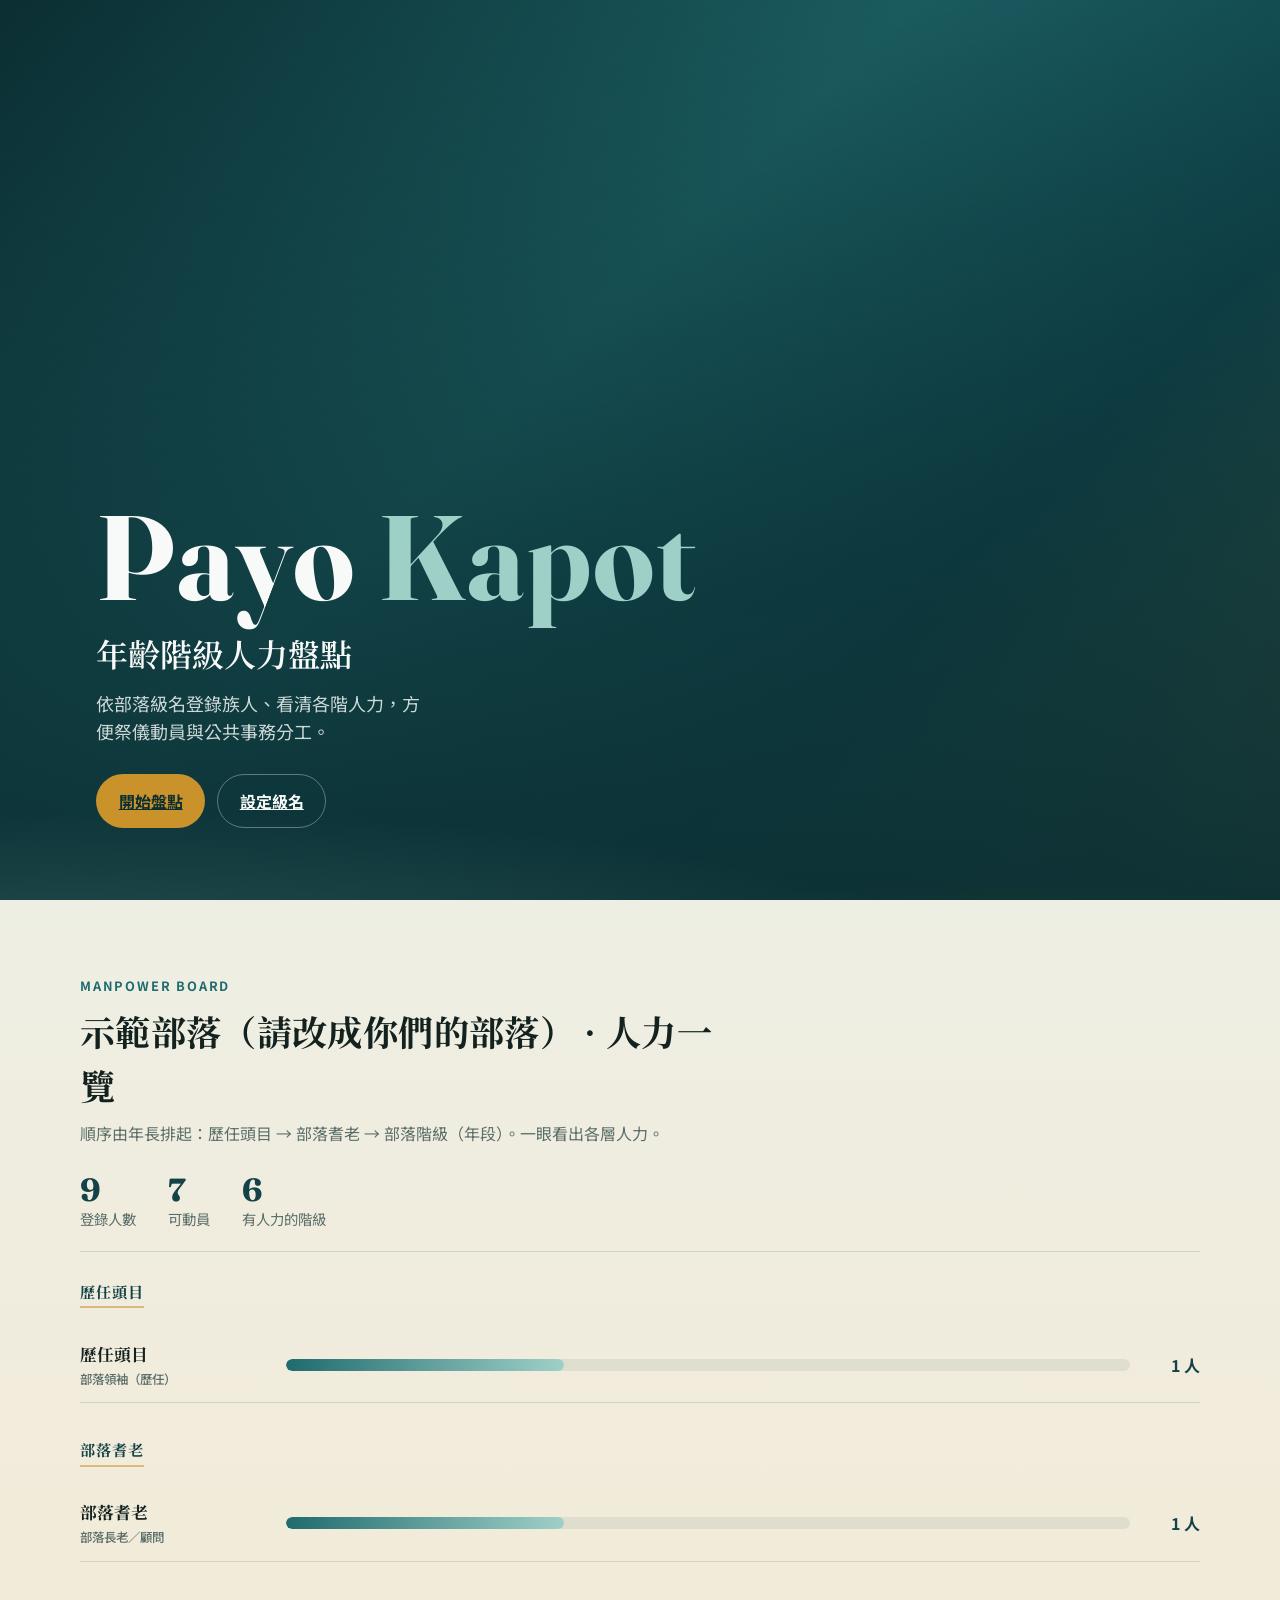
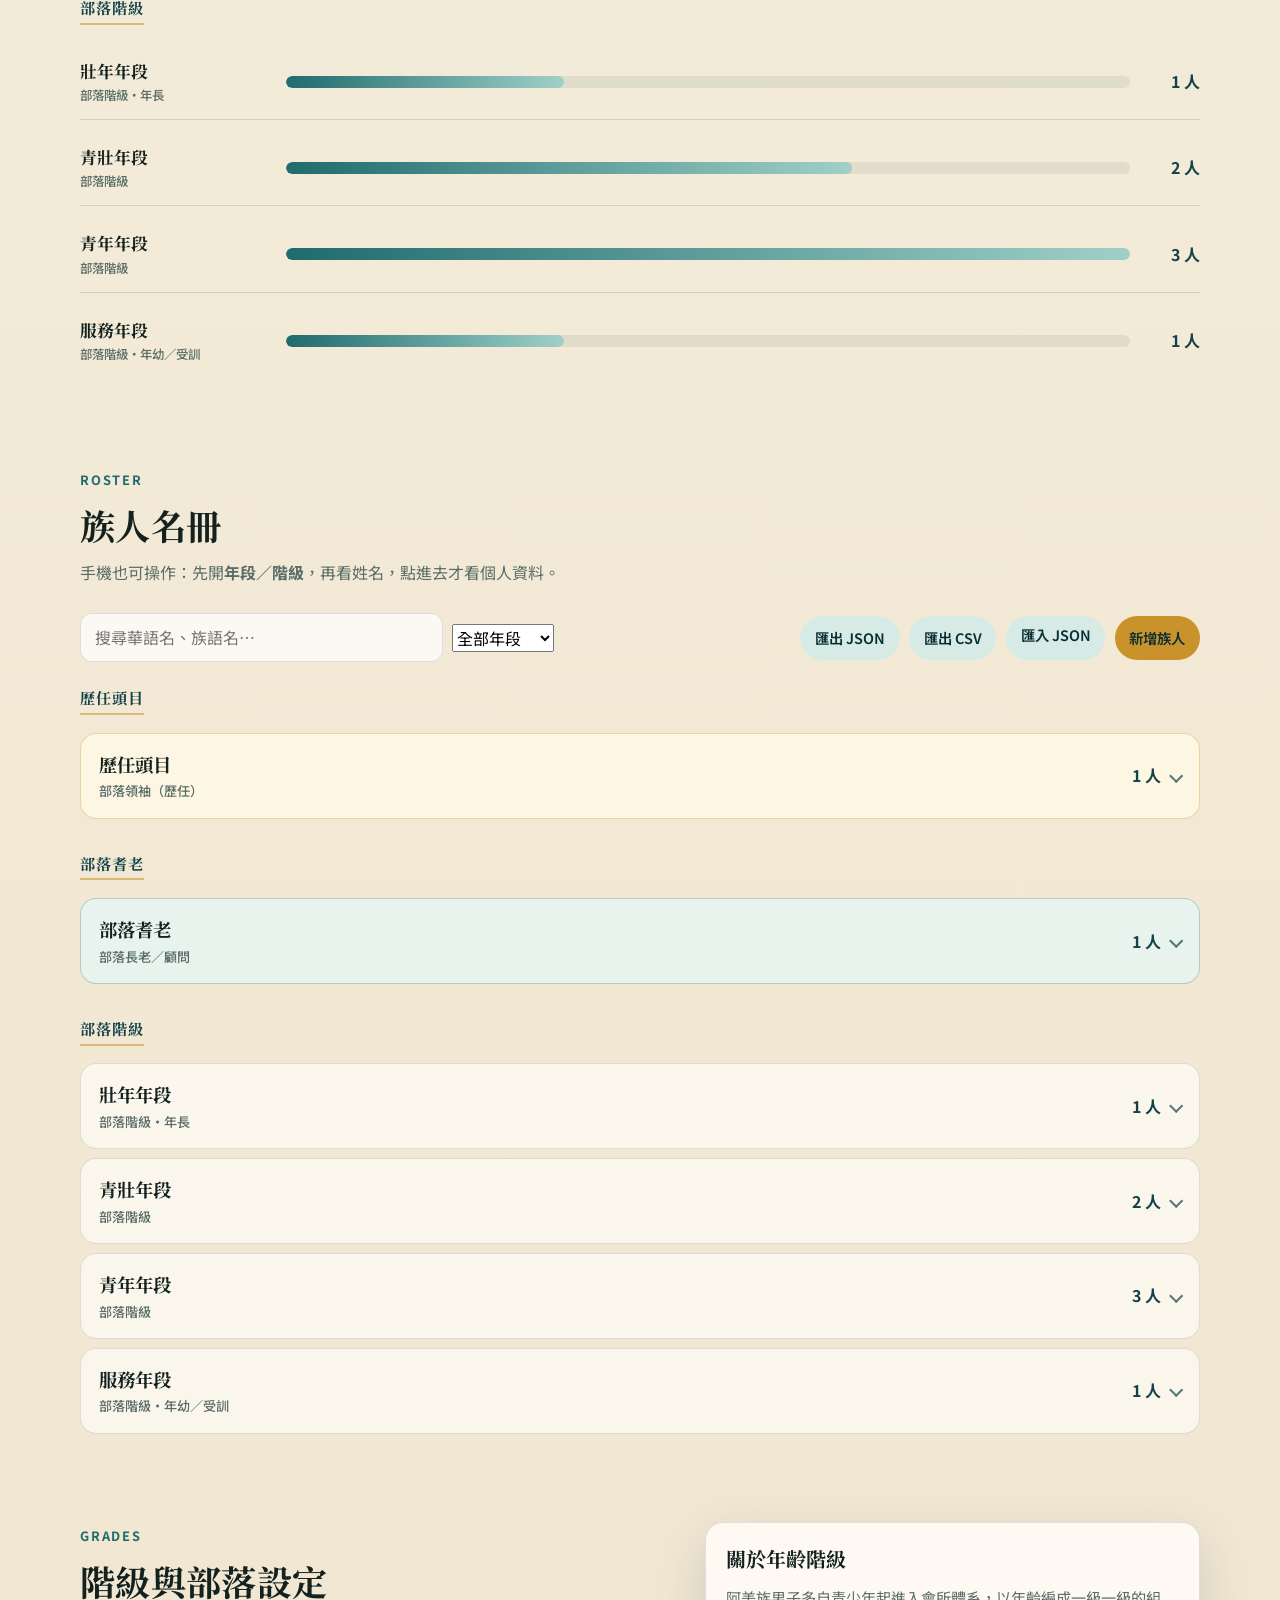
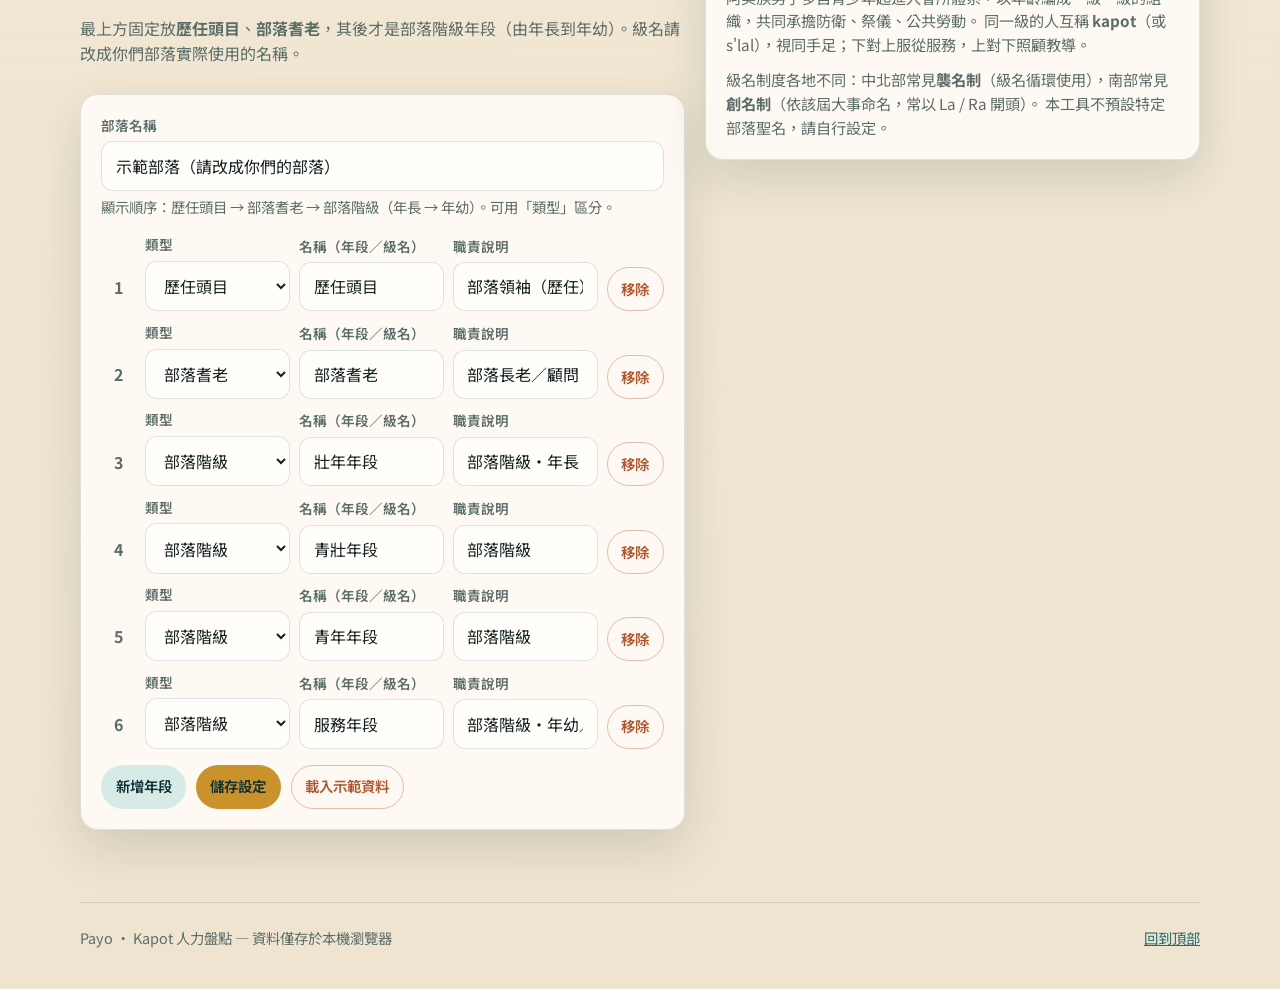
<file: index.html>
<!DOCTYPE html>
<html lang="zh-Hant">
<head>
<meta charset="UTF-8">
<meta name="viewport" content="width=device-width, initial-scale=1.0">
<title>Payo · Kapot 人力盤點</title>
<meta name="description" content="以阿美族年齡階級（kapot）為核心的部落人力盤點工具：登錄族人、依級名統計、匯出名冊，協助祭儀與公共事務動員。">
<link rel="preconnect" href="https://fonts.googleapis.com">
<link rel="preconnect" href="https://fonts.gstatic.com" crossorigin>
<link href="https://fonts.googleapis.com/css2?family=Fraunces:opsz,wght@9..144,500;9..144,700&family=Noto+Sans+TC:wght@400;500;700&family=Noto+Serif+TC:wght@600;700&display=swap" rel="stylesheet">
<style>
  :root {
    --sea-ink: #0b2e32;
    --sea-deep: #134248;
    --lagoon: #1f6b6e;
    --foam: #9fd0c8;
    --mist: #d7ebe6;
    --sand: #f3ead7;
    --millet: #c9922a;
    --ember: #b5522a;
    --ink: #14221f;
    --muted: #5a6d68;
    --line: rgba(19, 66, 72, 0.14);
    --panel: rgba(255, 252, 246, 0.88);
    --shadow: 0 18px 50px rgba(11, 46, 50, 0.14);
    --radius: 18px;
    --font-display: "Fraunces", "Noto Serif TC", serif;
    --font-serif: "Noto Serif TC", "Fraunces", serif;
    --font-sans: "Noto Sans TC", sans-serif;
  }

  * { box-sizing: border-box; }
  html { scroll-behavior: smooth; }
  body {
    margin: 0;
    color: var(--ink);
    font-family: var(--font-sans);
    background:
      radial-gradient(1200px 600px at 10% -10%, rgba(159, 208, 200, 0.45), transparent 60%),
      radial-gradient(900px 500px at 90% 0%, rgba(201, 146, 42, 0.18), transparent 55%),
      linear-gradient(180deg, #e8f3f0 0%, var(--sand) 42%, #efe4cf 100%);
    min-height: 100vh;
    line-height: 1.55;
  }

  button, input, select, textarea { font: inherit; }
  button { cursor: pointer; }
  a { color: var(--lagoon); }

  .skip {
    position: absolute;
    left: -999px;
    top: 0;
    background: var(--sea-ink);
    color: white;
    padding: 8px 12px;
    z-index: 100;
  }
  .skip:focus { left: 8px; top: 8px; }

  /* —— Hero —— */
  .hero {
    position: relative;
    min-height: 100svh;
    display: grid;
    align-items: end;
    overflow: hidden;
    color: #f7faf8;
    isolation: isolate;
  }

  .hero-bg {
    position: absolute;
    inset: 0;
    z-index: -2;
    background:
      linear-gradient(180deg, rgba(11, 46, 50, 0.25) 0%, rgba(11, 46, 50, 0.55) 45%, rgba(11, 46, 50, 0.92) 100%),
      radial-gradient(ellipse 80% 50% at 50% 100%, rgba(31, 107, 110, 0.55), transparent 70%),
      linear-gradient(135deg, #0b2e32 0%, #1f6b6e 42%, #0f4a52 70%, #c9922a 160%);
  }

  .hero-waves {
    position: absolute;
    inset: auto 0 0;
    height: 42%;
    z-index: -1;
    opacity: 0.55;
    background:
      radial-gradient(ellipse 120% 80% at 10% 120%, rgba(159, 208, 200, 0.35), transparent 55%),
      radial-gradient(ellipse 90% 70% at 80% 130%, rgba(201, 146, 42, 0.28), transparent 50%);
    animation: tide 12s ease-in-out infinite alternate;
  }

  .hero-motif {
    position: absolute;
    inset: 0;
    z-index: -1;
    opacity: 0.22;
    background-image:
      repeating-linear-gradient(
        -18deg,
        transparent 0 18px,
        rgba(255, 255, 255, 0.035) 18px 19px
      );
    mask-image: linear-gradient(180deg, black 20%, transparent 85%);
  }

  .hero-inner {
    width: min(1120px, calc(100% - 2rem));
    margin: 0 auto;
    padding: 5.5rem 0 4.5rem;
    padding-left: max(1rem, env(safe-area-inset-left));
    padding-right: max(1rem, env(safe-area-inset-right));
  }

  .brand {
    font-family: var(--font-display);
    font-size: clamp(2.8rem, 14vw, 7.5rem);
    font-weight: 700;
    letter-spacing: 0.02em;
    line-height: 0.92;
    margin: 0 0 1rem;
    animation: rise 1s cubic-bezier(.2,.8,.2,1) both;
  }

  .brand em {
    font-style: normal;
    color: var(--foam);
  }

  .hero h1 {
    font-family: var(--font-serif);
    font-size: clamp(1.35rem, 3.4vw, 2rem);
    font-weight: 600;
    margin: 0 0 0.75rem;
    max-width: 16ch;
    animation: rise 1s 0.12s cubic-bezier(.2,.8,.2,1) both;
  }

  .hero-lead {
    margin: 0 0 1.75rem;
    max-width: 34ch;
    color: rgba(247, 250, 248, 0.82);
    font-size: clamp(1rem, 2.2vw, 1.125rem);
    animation: rise 1s 0.22s cubic-bezier(.2,.8,.2,1) both;
  }

  .cta-row {
    display: flex;
    flex-wrap: wrap;
    gap: 0.75rem;
    animation: rise 1s 0.34s cubic-bezier(.2,.8,.2,1) both;
  }

  .btn {
    appearance: none;
    border: 1px solid transparent;
    border-radius: 999px;
    padding: 0.85rem 1.35rem;
    min-height: 44px;
    font-weight: 700;
    transition: transform .18s ease, background .18s ease, border-color .18s ease, color .18s ease;
    -webkit-tap-highlight-color: transparent;
  }
  .btn:hover { transform: translateY(-2px); }
  .btn:active { transform: translateY(0); }
  .btn-primary {
    background: var(--millet);
    color: var(--sea-ink);
  }
  .btn-primary:hover { background: #d9a63a; }
  .btn-ghost {
    background: transparent;
    color: #f7faf8;
    border-color: rgba(247, 250, 248, 0.35);
  }
  .btn-ghost:hover { border-color: #f7faf8; background: rgba(255,255,255,0.06); }
  .btn-soft {
    background: var(--mist);
    color: var(--sea-ink);
    border-color: transparent;
  }
  .btn-soft:hover { background: #c7e4de; }
  .btn-danger {
    background: transparent;
    color: var(--ember);
    border-color: rgba(181, 82, 42, 0.35);
  }
  .btn-danger:hover { background: rgba(181, 82, 42, 0.08); }
  .btn-small {
    padding: 0.45rem 0.85rem;
    font-size: 0.9rem;
    font-weight: 600;
  }

  /* —— Layout —— */
  .wrap {
    width: min(1120px, calc(100% - 2rem));
    margin: 0 auto;
    padding-left: env(safe-area-inset-left);
    padding-right: env(safe-area-inset-right);
  }

  .section {
    padding: 4.5rem 0 1rem;
  }

  .roster-section-label {
    margin: 1.5rem 0 0.55rem;
    font-family: var(--font-serif);
    font-size: 0.95rem;
    font-weight: 700;
    letter-spacing: 0.06em;
    color: var(--sea-deep);
  }

  .roster-section-label:first-child { margin-top: 0.25rem; }

  .roster-section-label span {
    display: inline-block;
    padding-bottom: 0.2rem;
    border-bottom: 2px solid rgba(201, 146, 42, 0.55);
  }

  .section-head {
    margin-bottom: 1.75rem;
    max-width: 40rem;
  }

  .section-kicker {
    display: inline-block;
    font-size: 0.8rem;
    letter-spacing: 0.14em;
    text-transform: uppercase;
    color: var(--lagoon);
    font-weight: 700;
    margin-bottom: 0.5rem;
  }

  .section h2 {
    font-family: var(--font-serif);
    font-size: clamp(1.6rem, 3vw, 2.2rem);
    margin: 0 0 0.5rem;
    letter-spacing: 0.01em;
  }

  .section-head p {
    margin: 0;
    color: var(--muted);
  }

  .toolbar {
    display: flex;
    flex-wrap: wrap;
    gap: 0.75rem;
    align-items: center;
    justify-content: space-between;
    margin-bottom: 1.25rem;
  }

  .toolbar-left, .toolbar-right {
    display: flex;
    flex-wrap: wrap;
    gap: 0.6rem;
    align-items: center;
  }

  .toolbar-left { flex: 1 1 240px; }
  .toolbar-right { flex: 1 1 auto; justify-content: flex-end; }
  .search-input { flex: 1 1 160px; }

  .field {
    display: grid;
    gap: 0.35rem;
  }

  .field label {
    font-size: 0.85rem;
    color: var(--muted);
    font-weight: 600;
  }

  .field input,
  .field select,
  .field textarea,
  .search-input {
    width: 100%;
    border: 1px solid var(--line);
    background: rgba(255,255,255,0.72);
    border-radius: 12px;
    padding: 0.7rem 0.85rem;
    color: var(--ink);
    outline: none;
    transition: border-color .15s ease, box-shadow .15s ease;
  }

  .field input:focus,
  .field select:focus,
  .field textarea:focus,
  .search-input:focus {
    border-color: var(--lagoon);
    box-shadow: 0 0 0 3px rgba(31, 107, 110, 0.15);
  }

  .search-input { min-width: min(100%, 240px); }

  /* —— Ladder / stats —— */
  .ladder {
    display: grid;
    gap: 0.65rem;
  }

  .ladder-row {
    display: grid;
    grid-template-columns: minmax(7rem, 12rem) 1fr auto;
    gap: 0.85rem;
    align-items: center;
    padding: 0.85rem 0;
    border-bottom: 1px solid var(--line);
    opacity: 0;
    transform: translateY(10px);
    animation: rise 0.7s cubic-bezier(.2,.8,.2,1) forwards;
  }

  .ladder-row:last-child { border-bottom: 0; }

  .ladder-name {
    font-family: var(--font-serif);
    font-weight: 700;
    font-size: 1.05rem;
  }

  .ladder-meta {
    display: block;
    font-family: var(--font-sans);
    font-size: 0.78rem;
    font-weight: 500;
    color: var(--muted);
    margin-top: 0.15rem;
  }

  .bar-track {
    height: 12px;
    background: rgba(19, 66, 72, 0.08);
    border-radius: 999px;
    overflow: hidden;
  }

  .bar-fill {
    height: 100%;
    width: 0;
    background: linear-gradient(90deg, var(--lagoon), var(--foam));
    border-radius: inherit;
    transition: width 0.8s cubic-bezier(.2,.8,.2,1);
  }

  .ladder-count {
    font-variant-numeric: tabular-nums;
    font-weight: 700;
    color: var(--sea-deep);
    min-width: 3.5rem;
    text-align: right;
  }

  .summary-strip {
    display: flex;
    flex-wrap: wrap;
    gap: 1.25rem 2rem;
    margin-bottom: 1.5rem;
    padding-bottom: 1.25rem;
    border-bottom: 1px solid var(--line);
  }

  .summary-item strong {
    display: block;
    font-family: var(--font-display);
    font-size: 2rem;
    line-height: 1;
    color: var(--sea-deep);
  }

  .summary-item span {
    color: var(--muted);
    font-size: 0.9rem;
  }

  /* —— Members: grade accordion → names → detail —— */
  .grade-acc {
    display: grid;
    gap: 0.55rem;
  }

  .grade-acc-item {
    border: 1px solid var(--line);
    border-radius: 16px;
    background: rgba(255, 252, 246, 0.72);
    overflow: hidden;
  }

  .grade-acc-trigger {
    width: 100%;
    display: flex;
    align-items: center;
    justify-content: space-between;
    gap: 1rem;
    padding: 1rem 1.1rem;
    min-height: 56px;
    border: 0;
    background: transparent;
    text-align: left;
    color: inherit;
    -webkit-tap-highlight-color: transparent;
  }

  .grade-acc-item[data-section="chief"] {
    border-color: rgba(201, 146, 42, 0.35);
    background: rgba(255, 248, 230, 0.85);
  }

  .grade-acc-item[data-section="elder"] {
    border-color: rgba(31, 107, 110, 0.28);
    background: rgba(231, 244, 241, 0.9);
  }

  .grade-acc-trigger:hover { background: rgba(31, 107, 110, 0.06); }

  .grade-acc-title {
    font-family: var(--font-serif);
    font-size: 1.15rem;
    font-weight: 700;
  }

  .grade-acc-meta {
    display: block;
    margin-top: 0.2rem;
    font-family: var(--font-sans);
    font-size: 0.82rem;
    font-weight: 500;
    color: var(--muted);
  }

  .grade-acc-right {
    display: flex;
    align-items: center;
    gap: 0.65rem;
    color: var(--sea-deep);
    font-weight: 700;
    font-variant-numeric: tabular-nums;
    white-space: nowrap;
  }

  .chevron {
    width: 0.65rem;
    height: 0.65rem;
    border-right: 2px solid currentColor;
    border-bottom: 2px solid currentColor;
    transform: rotate(45deg);
    transition: transform 0.2s ease;
    opacity: 0.7;
  }

  .grade-acc-item.open .chevron { transform: rotate(-135deg); }

  .grade-acc-panel {
    display: none;
    border-top: 1px solid var(--line);
    padding: 0.35rem 0.5rem 0.65rem;
  }

  .grade-acc-item.open .grade-acc-panel { display: block; }

  .person-row {
    width: 100%;
    display: flex;
    align-items: center;
    justify-content: space-between;
    gap: 0.75rem;
    padding: 0.95rem 0.7rem;
    min-height: 52px;
    border: 0;
    border-radius: 12px;
    background: transparent;
    text-align: left;
    color: inherit;
    -webkit-tap-highlight-color: transparent;
  }

  .person-row:hover { background: rgba(31, 107, 110, 0.07); }

  .person-row.highlight {
    background: rgba(201, 146, 42, 0.14);
  }

  .member-name { font-weight: 700; }

  .member-amis {
    display: block;
    color: var(--lagoon);
    font-size: 0.9rem;
    font-weight: 500;
  }

  .status-dot {
    width: 0.55rem;
    height: 0.55rem;
    border-radius: 50%;
    flex-shrink: 0;
  }
  .status-dot.available { background: #2f8f6b; }
  .status-dot.limited { background: var(--millet); }
  .status-dot.away { background: #9aa8a4; }

  .person-go {
    color: var(--muted);
    font-size: 0.85rem;
    font-weight: 600;
  }

  .badge {
    display: inline-flex;
    align-items: center;
    gap: 0.35rem;
    font-size: 0.82rem;
    font-weight: 700;
    color: var(--sea-deep);
    background: rgba(31, 107, 110, 0.1);
    padding: 0.28rem 0.6rem;
    border-radius: 999px;
  }

  .empty {
    padding: 2.5rem 0;
    color: var(--muted);
    text-align: center;
  }

  .detail-sheet {
    width: min(440px, 100%);
    margin: 0;
    margin-left: auto;
    max-height: 100%;
    min-height: min(100%, 520px);
    border-radius: 22px 0 0 22px;
    display: flex;
    flex-direction: column;
  }

  .detail-sheet .sheet-body { flex: 1; }
  .detail-kv {
    display: grid;
    gap: 0.85rem;
    margin: 0;
  }
  .detail-kv div {
    border-bottom: 1px solid var(--line);
    padding-bottom: 0.7rem;
  }
  .detail-kv dt {
    font-size: 0.8rem;
    color: var(--muted);
    font-weight: 600;
    margin: 0 0 0.2rem;
  }
  .detail-kv dd {
    margin: 0;
    font-size: 1.05rem;
    font-weight: 600;
  }
  .privacy-note {
    margin: 0 0 1rem;
    font-size: 0.85rem;
    color: var(--muted);
  }

  /* —— Forms / panels —— */
  .panel {
    background: var(--panel);
    border: 1px solid var(--line);
    border-radius: var(--radius);
    box-shadow: var(--shadow);
    padding: 1.25rem;
    backdrop-filter: blur(8px);
  }

  .form-grid {
    display: grid;
    grid-template-columns: repeat(2, minmax(0, 1fr));
    gap: 0.9rem;
  }

  .form-grid .full { grid-column: 1 / -1; }

  .form-actions {
    display: flex;
    flex-wrap: wrap;
    gap: 0.6rem;
    margin-top: 1rem;
  }

  .grade-list {
    display: grid;
    gap: 0.65rem;
  }

  .grade-item {
    display: grid;
    grid-template-columns: auto 1fr 1fr 1fr auto;
    gap: 0.55rem;
    align-items: end;
  }

  .grade-item .ord {
    width: 2.2rem;
    text-align: center;
    font-weight: 700;
    color: var(--muted);
    padding-bottom: 0.75rem;
  }

  .hint {
    color: var(--muted);
    font-size: 0.9rem;
    margin: 0.35rem 0 0;
  }

  .split {
    display: grid;
    grid-template-columns: 1.1fr 0.9fr;
    gap: 1.25rem;
    align-items: start;
  }

  /* —— Modal —— */
  .modal-backdrop {
    position: fixed;
    inset: 0;
    background: rgba(11, 46, 50, 0.55);
    display: none;
    align-items: center;
    justify-content: center;
    padding: 1rem;
    z-index: 50;
  }
  .modal-backdrop.open { display: flex; }
  .modal {
    width: min(560px, 100%);
    max-height: min(90vh, 820px);
    overflow: auto;
    background: #fffaf2;
    border-radius: 22px;
    padding: 1.35rem;
    box-shadow: var(--shadow);
    animation: rise 0.35s cubic-bezier(.2,.8,.2,1);
  }
  .modal h3 {
    font-family: var(--font-serif);
    margin: 0 0 1rem;
    font-size: 1.35rem;
  }

  footer {
    padding: 3.5rem 0 2.5rem;
    color: var(--muted);
    font-size: 0.9rem;
  }

  footer .wrap {
    border-top: 1px solid var(--line);
    padding-top: 1.5rem;
    display: flex;
    flex-wrap: wrap;
    gap: 0.75rem 1.5rem;
    justify-content: space-between;
  }

  @keyframes rise {
    from { opacity: 0; transform: translateY(16px); }
    to { opacity: 1; transform: translateY(0); }
  }

  @keyframes tide {
    from { transform: translateY(0); }
    to { transform: translateY(-10px); }
  }

  @media (max-width: 860px) {
    .split { grid-template-columns: 1fr; }
    .grade-item { grid-template-columns: auto 1fr; }
    .grade-item .ord { padding-bottom: 0; align-self: center; }
    .detail-sheet {
      width: 100%;
      border-radius: 22px 22px 0 0;
      margin: auto 0 0;
      max-height: min(88vh, 720px);
      min-height: 0;
      padding-bottom: max(1.35rem, env(safe-area-inset-bottom));
    }
    #personSheet.open { align-items: flex-end; }
    .section { padding: 3rem 0 0.5rem; }
    .toolbar-right { justify-content: stretch; }
    .toolbar-right .btn,
    .toolbar-right label.btn { flex: 1 1 calc(50% - 0.3rem); text-align: center; justify-content: center; }
  }

  @media (max-width: 560px) {
    .hero { min-height: 78svh; }
    .hero-inner { padding: 4rem 0 3rem; }
    .hero-lead { max-width: 28ch; }
    .cta-row .btn { flex: 1 1 auto; text-align: center; }
    .form-grid { grid-template-columns: 1fr; }
    .ladder-row { grid-template-columns: 1fr; gap: 0.4rem; }
    .ladder-count { text-align: left; }
    .summary-strip { gap: 1rem 1.5rem; }
    .summary-item strong { font-size: 1.7rem; }
    .toolbar-left, .toolbar-right { width: 100%; }
    .search-input, #filterGrade { width: 100%; min-width: 0; }
    .grade-acc-title { font-size: 1.05rem; }
    .btn-small { min-height: 44px; }
    footer .wrap { flex-direction: column; gap: 0.5rem; }
  }

  @media (prefers-reduced-motion: reduce) {
    *, *::before, *::after {
      animation-duration: 0.01ms !important;
      animation-iteration-count: 1 !important;
      transition-duration: 0.01ms !important;
    }
  }
</style>
</head>
<body>
<a class="skip" href="#board">跳到盤點看板</a>

<header class="hero" id="top">
  <div class="hero-bg" aria-hidden="true"></div>
  <div class="hero-waves" aria-hidden="true"></div>
  <div class="hero-motif" aria-hidden="true"></div>
  <div class="hero-inner">
    <p class="brand">Payo <em>Kapot</em></p>
    <h1>年齡階級人力盤點</h1>
    <p class="hero-lead">依部落級名登錄族人、看清各階人力，方便祭儀動員與公共事務分工。</p>
    <div class="cta-row">
      <a class="btn btn-primary" href="#board">開始盤點</a>
      <a class="btn btn-ghost" href="#grades">設定級名</a>
    </div>
  </div>
</header>

<main>
  <section class="section" id="board">
    <div class="wrap">
      <div class="section-head">
        <span class="section-kicker">Manpower board</span>
        <h2 id="tribeTitle">部落人力一覽</h2>
        <p>順序由年長排起：歷任頭目 → 部落耆老 → 部落階級（年段）。一眼看出各層人力。</p>
      </div>

      <div class="summary-strip" id="summaryStrip"></div>
      <div class="ladder" id="ladder"></div>
    </div>
  </section>

  <section class="section" id="members">
    <div class="wrap">
      <div class="section-head">
        <span class="section-kicker">Roster</span>
        <h2>族人名冊</h2>
        <p>手機也可操作：先開<strong>年段／階級</strong>，再看姓名，點進去才看個人資料。</p>
      </div>

      <div class="toolbar">
        <div class="toolbar-left">
          <input class="search-input" id="searchInput" type="search" placeholder="搜尋華語名、族語名…" aria-label="搜尋族人">
          <select id="filterGrade" aria-label="篩選年段">
            <option value="">全部年段</option>
          </select>
        </div>
        <div class="toolbar-right">
          <button class="btn btn-soft btn-small" type="button" id="btnExportJson">匯出 JSON</button>
          <button class="btn btn-soft btn-small" type="button" id="btnExportCsv">匯出 CSV</button>
          <label class="btn btn-soft btn-small" for="importFile">匯入 JSON
            <input id="importFile" type="file" accept="application/json,.json" hidden>
          </label>
          <button class="btn btn-primary btn-small" type="button" id="btnAddMember">新增族人</button>
        </div>
      </div>

      <div class="grade-acc" id="memberList"></div>
    </div>
  </section>

  <section class="section" id="grades">
    <div class="wrap split">
      <div>
        <div class="section-head">
          <span class="section-kicker">Grades</span>
          <h2>階級與部落設定</h2>
          <p>最上方固定放<strong>歷任頭目</strong>、<strong>部落耆老</strong>，其後才是部落階級年段（由年長到年幼）。級名請改成你們部落實際使用的名稱。</p>
        </div>
        <div class="panel">
          <div class="form-grid">
            <div class="field full">
              <label for="tribeName">部落名稱</label>
              <input id="tribeName" type="text" maxlength="80" placeholder="例如：都蘭部落 / 'Etolan">
            </div>
          </div>
          <p class="hint">顯示順序：歷任頭目 → 部落耆老 → 部落階級（年長 → 年幼）。可用「類型」區分。</p>
          <div class="grade-list" id="gradeEditor" style="margin-top:1rem"></div>
          <div class="form-actions">
            <button class="btn btn-soft btn-small" type="button" id="btnAddGrade">新增年段</button>
            <button class="btn btn-primary btn-small" type="button" id="btnSaveGrades">儲存設定</button>
            <button class="btn btn-danger btn-small" type="button" id="btnLoadSample">載入示範資料</button>
          </div>
        </div>
      </div>

      <aside class="panel" aria-labelledby="aboutKapot">
        <h3 id="aboutKapot" style="font-family:var(--font-serif);margin:0 0 .75rem;font-size:1.25rem;">關於年齡階級</h3>
        <p style="margin:0 0 .75rem;color:var(--muted);font-size:.95rem;">
          阿美族男子多自青少年起進入會所體系，以年齡編成一級一級的組織，共同承擔防衛、祭儀、公共勞動。
          同一級的人互稱 <strong>kapot</strong>（或 s'lal），視同手足；下對上服從服務，上對下照顧教導。
        </p>
        <p style="margin:0;color:var(--muted);font-size:.95rem;">
          級名制度各地不同：中北部常見<strong>襲名制</strong>（級名循環使用），南部常見<strong>創名制</strong>（依該屆大事命名，常以 La / Ra 開頭）。
          本工具不預設特定部落聖名，請自行設定。
        </p>
      </aside>
    </div>
  </section>
</main>

<footer>
  <div class="wrap">
    <span>Payo · Kapot 人力盤點 — 資料僅存於本機瀏覽器</span>
    <a href="#top">回到頂部</a>
  </div>
</footer>

<div class="modal-backdrop" id="memberModal" role="dialog" aria-modal="true" aria-labelledby="memberModalTitle">
  <div class="modal">
    <h3 id="memberModalTitle">新增族人</h3>
    <form id="memberForm">
      <input type="hidden" id="memberId">
      <div class="form-grid">
        <div class="field">
          <label for="mName">中文姓名 *</label>
          <input id="mName" required maxlength="60" autocomplete="name">
        </div>
        <div class="field">
          <label for="mAmis">族語名</label>
          <input id="mAmis" maxlength="60" placeholder="例如：Payo">
        </div>
        <div class="field">
          <label for="mGrade">年段／階級 *</label>
          <select id="mGrade" required></select>
        </div>
        <div class="field">
          <label for="mPhone">聯絡電話</label>
          <input id="mPhone" type="tel" maxlength="40" autocomplete="tel">
        </div>
        <div class="field">
          <label for="mSkill">專長／可協助事項</label>
          <input id="mSkill" maxlength="120" placeholder="例如：架設、炊事、音控">
        </div>
        <div class="field">
          <label for="mStatus">動員狀態</label>
          <select id="mStatus">
            <option value="available">可動員</option>
            <option value="limited">視情況</option>
            <option value="away">長期在外</option>
          </select>
        </div>
        <div class="field full">
          <label for="mNote">備註</label>
          <textarea id="mNote" rows="3" maxlength="400" placeholder="例如：負責某項祭儀工作、目前北部工作…"></textarea>
        </div>
      </div>
      <div class="form-actions">
        <button class="btn btn-primary" type="submit">儲存</button>
        <button class="btn btn-soft" type="button" id="btnCancelMember">取消</button>
        <button class="btn btn-danger" type="button" id="btnDeleteMember" hidden>刪除</button>
      </div>
    </form>
  </div>
</div>

<div class="modal-backdrop" id="personSheet" role="dialog" aria-modal="true" aria-labelledby="personSheetTitle">
  <div class="modal detail-sheet">
    <h3 id="personSheetTitle">個人資料</h3>
    <p class="privacy-note">僅授權可見 · 電話預設隱藏</p>
    <div class="sheet-body" id="personSheetBody"></div>
    <div class="form-actions">
      <button class="btn btn-primary btn-small" type="button" id="btnEditFromSheet">編輯</button>
      <button class="btn btn-soft btn-small" type="button" id="btnCloseSheet">關閉</button>
    </div>
  </div>
</div>

<script>
(() => {
  const STORAGE_KEY = "payo-kapot-manpower-v2";

  // section: chief → elder → kapot；kapot 內由年長到年幼
  const SECTION_META = {
    chief: { label: "歷任頭目", order: 0 },
    elder: { label: "部落耆老", order: 1 },
    kapot: { label: "部落階級", order: 2 },
  };

  const DEFAULT_GRADES = [
    { id: "chief", name: "歷任頭目", role: "部落領袖（歷任）", section: "chief" },
    { id: "elder", name: "部落耆老", role: "部落長老／顧問", section: "elder" },
    { id: "k1", name: "壯年年段", role: "部落階級・年長", section: "kapot" },
    { id: "k2", name: "青壯年段", role: "部落階級", section: "kapot" },
    { id: "k3", name: "青年年段", role: "部落階級", section: "kapot" },
    { id: "k4", name: "服務年段", role: "部落階級・年幼／受訓", section: "kapot" },
  ];

  const STATUS_LABEL = {
    available: "可動員",
    limited: "視情況",
    away: "長期在外",
  };

  const uid = () =>
    (crypto.randomUUID && crypto.randomUUID()) ||
    `id-${Date.now()}-${Math.random().toString(16).slice(2)}`;

  const sampleData = () => ({
    tribeName: "示範部落（請改成你們的部落）",
    grades: DEFAULT_GRADES.map((g) => ({ ...g })),
    members: [
      { id: uid(), name: "高明德", amisName: "Tapang", gradeId: "chief", phone: "0912-000-001", skill: "部落事務", status: "available", note: "現任／歷任頭目示範" },
      { id: uid(), name: "黃春花", amisName: "Ina Kolas", gradeId: "elder", phone: "", skill: "祭儀指導", status: "available", note: "" },
      { id: uid(), name: "張文雄", amisName: "Ofad", gradeId: "k1", phone: "", skill: "協調、仲裁", status: "available", note: "" },
      { id: uid(), name: "陳建宏", amisName: "Kolas", gradeId: "k2", phone: "", skill: "音控、帶隊", status: "limited", note: "平日北部上班" },
      { id: uid(), name: "高美玲", amisName: "Mayaw", gradeId: "k3", phone: "", skill: "炊事", status: "available", note: "協助豐年祭廚房" },
      { id: uid(), name: "林志遠", amisName: "Ciwid", gradeId: "k3", phone: "", skill: "架設會場", status: "available", note: "" },
      { id: uid(), name: "周雅婷", amisName: "Dongi", gradeId: "k3", phone: "", skill: "文書、攝影", status: "available", note: "" },
      { id: uid(), name: "李宗憲", amisName: "Fuday", gradeId: "k2", phone: "", skill: "交通接駁", status: "away", note: "服役中" },
      { id: uid(), name: "王柏翰", amisName: "Payo", gradeId: "k4", phone: "", skill: "跑腿、清潔", status: "available", note: "新入級" },
    ],
  });

  function normalizeGrades(grades) {
    return (grades || []).map((g, i) => ({
      id: g.id || uid(),
      name: g.name || `年段 ${i + 1}`,
      role: g.role || "",
      section: SECTION_META[g.section] ? g.section : "kapot",
    }));
  }

  function sortGrades(grades) {
    return grades
      .map((g, i) => ({ g, i }))
      .sort((a, b) => {
        const ao = SECTION_META[a.g.section]?.order ?? 9;
        const bo = SECTION_META[b.g.section]?.order ?? 9;
        if (ao !== bo) return ao - bo;
        // 同 section 維持陣列既有順序（由上到下＝年長到年幼）
        return a.i - b.i;
      })
      .map(({ g }) => g);
  }

  function load() {
    try {
      const raw = localStorage.getItem(STORAGE_KEY);
      if (!raw) return sampleData();
      const data = JSON.parse(raw);
      if (!data || !Array.isArray(data.grades) || !Array.isArray(data.members)) {
        return sampleData();
      }
      data.grades = sortGrades(normalizeGrades(data.grades));
      return data;
    } catch {
      return sampleData();
    }
  }

  function save() {
    localStorage.setItem(STORAGE_KEY, JSON.stringify(state));
  }

  let state = load();
  let editingDraftGrades = null;
  let openGradeId = null;
  let sheetMemberId = null;
  let phoneRevealed = false;

  const $ = (id) => document.getElementById(id);
  const tribeTitle = $("tribeTitle");
  const summaryStrip = $("summaryStrip");
  const ladder = $("ladder");
  const memberList = $("memberList");
  const filterGrade = $("filterGrade");
  const searchInput = $("searchInput");
  const gradeEditor = $("gradeEditor");
  const tribeNameInput = $("tribeName");
  const memberModal = $("memberModal");
  const memberForm = $("memberForm");
  const memberModalTitle = $("memberModalTitle");
  const personSheet = $("personSheet");
  const personSheetBody = $("personSheetBody");
  const personSheetTitle = $("personSheetTitle");

  function gradeById(id) {
    return state.grades.find((g) => g.id === id);
  }

  function gradeLabel(id) {
    const g = gradeById(id);
    return g ? g.name : "（未設定）";
  }

  function renderSummary() {
    const total = state.members.length;
    const available = state.members.filter((m) => m.status === "available").length;
    const gradesUsed = state.grades.filter((g) =>
      state.members.some((m) => m.gradeId === g.id)
    ).length;

    summaryStrip.innerHTML = `
      <div class="summary-item"><strong>${total}</strong><span>登錄人數</span></div>
      <div class="summary-item"><strong>${available}</strong><span>可動員</span></div>
      <div class="summary-item"><strong>${gradesUsed}</strong><span>有人力的階級</span></div>
    `;
  }

  function renderLadder() {
    const grades = sortGrades(state.grades);
    const max = Math.max(
      1,
      ...grades.map((g) => state.members.filter((m) => m.gradeId === g.id).length)
    );

    let lastSection = null;
    let delay = 0;
    ladder.innerHTML = grades
      .map((g) => {
        const count = state.members.filter((m) => m.gradeId === g.id).length;
        const pct = Math.round((count / max) * 100);
        const section = g.section || "kapot";
        let head = "";
        if (section !== lastSection) {
          lastSection = section;
          head = `<div class="roster-section-label"><span>${escapeHtml(SECTION_META[section]?.label || section)}</span></div>`;
        }
        const row = `
          <div class="ladder-row" style="animation-delay:${delay++ * 60}ms">
            <div>
              <div class="ladder-name">${escapeHtml(g.name)}</div>
              <span class="ladder-meta">${escapeHtml(g.role || SECTION_META[section]?.label || "")}</span>
            </div>
            <div class="bar-track" aria-hidden="true">
              <div class="bar-fill" data-width="${pct}%"></div>
            </div>
            <div class="ladder-count">${count} 人</div>
          </div>
        `;
        return head + row;
      })
      .join("");

    requestAnimationFrame(() => {
      ladder.querySelectorAll(".bar-fill").forEach((el) => {
        el.style.width = el.dataset.width;
      });
    });
  }

  function gradeOptionsHtml() {
    return ["chief", "elder", "kapot"]
      .map((sec) => {
        const opts = sortGrades(state.grades)
          .filter((g) => g.section === sec)
          .map((g) => `<option value="${g.id}">${escapeHtml(g.name)}</option>`)
          .join("");
        if (!opts) return "";
        return `<optgroup label="${escapeHtml(SECTION_META[sec].label)}">${opts}</optgroup>`;
      })
      .join("");
  }

  function populateGradeSelects() {
    const opts = gradeOptionsHtml();
    filterGrade.innerHTML = `<option value="">全部年段</option>${opts}`;
    $("mGrade").innerHTML = opts || `<option value="">請先設定年段</option>`;
  }

  function filteredMembers() {
    const q = searchInput.value.trim().toLowerCase();
    const gid = filterGrade.value;
    return state.members
      .filter((m) => !gid || m.gradeId === gid)
      .filter((m) => {
        if (!q) return true;
        const hay = [m.name, m.amisName, gradeLabel(m.gradeId)].join(" ").toLowerCase();
        return hay.includes(q);
      })
      .sort((a, b) => (a.name || "").localeCompare(b.name || "", "zh-Hant"));
  }

  function renderMembers() {
    const q = searchInput.value.trim().toLowerCase();
    const gid = filterGrade.value;
    const matched = filteredMembers();
    const grades = sortGrades(state.grades).filter((g) => !gid || g.id === gid);

    if (!grades.length) {
      memberList.innerHTML = `<div class="empty">請先在下方設定至少一個年段／階級。</div>`;
      return;
    }

    // 搜尋時自動展開有命中的年段
    if (q) {
      const hit = grades.find((g) => matched.some((m) => m.gradeId === g.id));
      if (hit) openGradeId = hit.id;
    }

    let lastSection = null;
    memberList.innerHTML = grades
      .map((g) => {
        const section = g.section || "kapot";
        const people = matched.filter((m) => m.gradeId === g.id);
        const totalInGrade = state.members.filter((m) => m.gradeId === g.id).length;
        const isOpen = openGradeId === g.id;
        const personHtml = people.length
          ? people
              .map((m) => {
                const hit =
                  q &&
                  [m.name, m.amisName].join(" ").toLowerCase().includes(q);
                return `
                <button type="button" class="person-row${hit ? " highlight" : ""}" data-open-person="${m.id}">
                  <span>
                    <span class="member-name">${escapeHtml(m.name)}</span>
                    ${m.amisName ? `<span class="member-amis">${escapeHtml(m.amisName)}</span>` : ""}
                  </span>
                  <span style="display:flex;align-items:center;gap:.55rem">
                    <span class="status-dot ${escapeAttr(m.status || "available")}" title="${STATUS_LABEL[m.status] || ""}"></span>
                    <span class="person-go">資料 ›</span>
                  </span>
                </button>`;
              })
              .join("")
          : `<div class="empty" style="padding:1rem">此年段目前沒有符合的人。</div>`;

        let head = "";
        if (section !== lastSection) {
          lastSection = section;
          head = `<div class="roster-section-label"><span>${escapeHtml(SECTION_META[section]?.label || section)}</span></div>`;
        }

        return `${head}
          <div class="grade-acc-item${isOpen ? " open" : ""}" data-grade="${g.id}" data-section="${escapeAttr(section)}">
            <button type="button" class="grade-acc-trigger" data-toggle-grade="${g.id}" aria-expanded="${isOpen}">
              <span>
                <span class="grade-acc-title">${escapeHtml(g.name)}</span>
                <span class="grade-acc-meta">${escapeHtml(g.role || SECTION_META[section]?.label || "")}</span>
              </span>
              <span class="grade-acc-right">
                ${q ? `${people.length}/` : ""}${totalInGrade} 人
                <span class="chevron" aria-hidden="true"></span>
              </span>
            </button>
            <div class="grade-acc-panel">${personHtml}</div>
          </div>`;
      })
      .join("");
  }

  function openPersonSheet(member) {
    sheetMemberId = member.id;
    phoneRevealed = false;
    personSheetTitle.textContent = member.name || "個人資料";
    renderPersonSheetBody(member);
    personSheet.classList.add("open");
  }

  function renderPersonSheetBody(member) {
    const phone = member.phone || "";
    const phoneBlock = phone
      ? phoneRevealed
        ? `<dd>${escapeHtml(phone)}
            <div class="form-actions" style="margin-top:.5rem">
              <a class="btn btn-soft btn-small" href="tel:${escapeAttr(phone)}">撥打</a>
              <button class="btn btn-soft btn-small" type="button" data-copy-phone="${escapeAttr(phone)}">複製</button>
            </div>
          </dd>`
        : `<dd><button class="btn btn-soft btn-small" type="button" id="btnRevealPhone">顯示電話</button></dd>`
      : `<dd>未填寫</dd>`;

    personSheetBody.innerHTML = `
      <dl class="detail-kv">
        <div>
          <dt>華語名字</dt>
          <dd>${escapeHtml(member.name || "—")}</dd>
        </div>
        <div>
          <dt>族語名稱</dt>
          <dd>${escapeHtml(member.amisName || "—")}</dd>
        </div>
        <div>
          <dt>年齡階級</dt>
          <dd><span class="badge">${escapeHtml(gradeLabel(member.gradeId))}</span></dd>
        </div>
        <div>
          <dt>動員狀態</dt>
          <dd>${STATUS_LABEL[member.status] || member.status || "—"}</dd>
        </div>
        <div>
          <dt>專長／可協助</dt>
          <dd>${escapeHtml(member.skill || "—")}</dd>
        </div>
        <div>
          <dt>聯絡電話</dt>
          ${phoneBlock}
        </div>
        <div>
          <dt>備註</dt>
          <dd>${escapeHtml(member.note || "—")}</dd>
        </div>
      </dl>
    `;
  }

  function closePersonSheet() {
    personSheet.classList.remove("open");
    sheetMemberId = null;
    phoneRevealed = false;
  }

  function syncTribeTitle() {
    const name = (state.tribeName || "").trim();
    tribeTitle.textContent = name ? `${name} · 人力一覽` : "部落人力一覽";
    document.title = name
      ? `${name} · Payo Kapot 人力盤點`
      : "Payo · Kapot 人力盤點";
  }

  function renderAll() {
    syncTribeTitle();
    renderSummary();
    renderLadder();
    populateGradeSelects();
    renderMembers();
  }

  function openMemberModal(member) {
    memberModal.classList.add("open");
    const isEdit = Boolean(member);
    memberModalTitle.textContent = isEdit ? "編輯族人" : "新增族人";
    $("memberId").value = member?.id || "";
    $("mName").value = member?.name || "";
    $("mAmis").value = member?.amisName || "";
    $("mGrade").value = member?.gradeId || state.grades[0]?.id || "";
    $("mPhone").value = member?.phone || "";
    $("mSkill").value = member?.skill || "";
    $("mStatus").value = member?.status || "available";
    $("mNote").value = member?.note || "";
    $("btnDeleteMember").hidden = !isEdit;
    $("mName").focus();
  }

  function closeMemberModal() {
    memberModal.classList.remove("open");
    memberForm.reset();
  }

  function sectionSelectHtml(selected) {
    return ["chief", "elder", "kapot"]
      .map(
        (sec) =>
          `<option value="${sec}"${sec === selected ? " selected" : ""}>${escapeHtml(SECTION_META[sec].label)}</option>`
      )
      .join("");
  }

  function renderGradeEditor() {
    const grades = editingDraftGrades || sortGrades(state.grades).map((g) => ({ ...g }));
    editingDraftGrades = grades;
    tribeNameInput.value = state.tribeName || "";

    gradeEditor.innerHTML = grades
      .map(
        (g, i) => `
        <div class="grade-item" data-idx="${i}">
          <div class="ord">${i + 1}</div>
          <div class="field">
            <label>類型</label>
            <select data-field="section">${sectionSelectHtml(g.section || "kapot")}</select>
          </div>
          <div class="field">
            <label>名稱（年段／級名）</label>
            <input data-field="name" value="${escapeAttr(g.name)}" maxlength="60">
          </div>
          <div class="field">
            <label>職責說明</label>
            <input data-field="role" value="${escapeAttr(g.role || "")}" maxlength="80">
          </div>
          <button class="btn btn-danger btn-small" type="button" data-remove="${i}" ${grades.length <= 1 ? "disabled" : ""}>移除</button>
        </div>
      `
      )
      .join("");
  }

  function collectGradeDraft() {
    const items = [...gradeEditor.querySelectorAll(".grade-item")];
    return items.map((el, i) => {
      const prev = editingDraftGrades[i] || { id: uid() };
      const section = el.querySelector('[data-field="section"]').value;
      return {
        id: prev.id,
        section: SECTION_META[section] ? section : "kapot",
        name: el.querySelector('[data-field="name"]').value.trim() || `年段 ${i + 1}`,
        role: el.querySelector('[data-field="role"]').value.trim(),
      };
    });
  }

  function escapeHtml(str) {
    return String(str ?? "")
      .replace(/&/g, "&amp;")
      .replace(/</g, "&lt;")
      .replace(/>/g, "&gt;")
      .replace(/"/g, "&quot;");
  }

  function escapeAttr(str) {
    return escapeHtml(str).replace(/'/g, "&#39;");
  }

  function download(filename, text, type) {
    const blob = new Blob([text], { type });
    const url = URL.createObjectURL(blob);
    const a = document.createElement("a");
    a.href = url;
    a.download = filename;
    a.click();
    URL.revokeObjectURL(url);
  }

  function toCsv() {
    const header = ["中文姓名", "族語名", "階級", "電話", "專長", "動員狀態", "備註"];
    const rows = state.members.map((m) => [
      m.name,
      m.amisName,
      gradeLabel(m.gradeId),
      m.phone,
      m.skill,
      STATUS_LABEL[m.status] || m.status,
      m.note,
    ]);
    const all = [header, ...rows]
      .map((cols) =>
        cols
          .map((c) => `"${String(c ?? "").replace(/"/g, '""')}"`)
          .join(",")
      )
      .join("\r\n");
    return "\uFEFF" + all;
  }

  // Events
  $("btnAddMember").addEventListener("click", () => openMemberModal(null));
  $("btnCancelMember").addEventListener("click", closeMemberModal);
  $("btnCloseSheet").addEventListener("click", closePersonSheet);
  $("btnEditFromSheet").addEventListener("click", () => {
    const member = state.members.find((m) => m.id === sheetMemberId);
    if (!member) return;
    closePersonSheet();
    openMemberModal(member);
  });

  memberModal.addEventListener("click", (e) => {
    if (e.target === memberModal) closeMemberModal();
  });
  personSheet.addEventListener("click", (e) => {
    if (e.target === personSheet) closePersonSheet();
    if (e.target.id === "btnRevealPhone") {
      phoneRevealed = true;
      const member = state.members.find((m) => m.id === sheetMemberId);
      if (member) renderPersonSheetBody(member);
      return;
    }
    const copyBtn = e.target.closest("[data-copy-phone]");
    if (copyBtn?.dataset.copyPhone) {
      navigator.clipboard?.writeText(copyBtn.dataset.copyPhone);
    }
  });
  document.addEventListener("keydown", (e) => {
    if (e.key !== "Escape") return;
    if (memberModal.classList.contains("open")) closeMemberModal();
    else if (personSheet.classList.contains("open")) closePersonSheet();
  });

  memberList.addEventListener("click", (e) => {
    const toggle = e.target.closest("[data-toggle-grade]");
    if (toggle) {
      const id = toggle.dataset.toggleGrade;
      openGradeId = openGradeId === id ? null : id;
      renderMembers();
      return;
    }
    const personBtn = e.target.closest("[data-open-person]");
    if (!personBtn) return;
    const member = state.members.find((m) => m.id === personBtn.dataset.openPerson);
    if (member) openPersonSheet(member);
  });

  memberForm.addEventListener("submit", (e) => {
    e.preventDefault();
    if (!state.grades.length) {
      alert("請先在「階級與部落設定」新增至少一個階級。");
      return;
    }
    const id = $("memberId").value;
    const payload = {
      id: id || uid(),
      name: $("mName").value.trim(),
      amisName: $("mAmis").value.trim(),
      gradeId: $("mGrade").value,
      phone: $("mPhone").value.trim(),
      skill: $("mSkill").value.trim(),
      status: $("mStatus").value,
      note: $("mNote").value.trim(),
    };
    if (!payload.name) return;

    const idx = state.members.findIndex((m) => m.id === payload.id);
    if (idx >= 0) state.members[idx] = payload;
    else state.members.push(payload);

    save();
    closeMemberModal();
    closePersonSheet();
    renderAll();
  });

  $("btnDeleteMember").addEventListener("click", () => {
    const id = $("memberId").value;
    if (!id) return;
    if (!confirm("確定刪除這位族人？")) return;
    state.members = state.members.filter((m) => m.id !== id);
    save();
    closeMemberModal();
    closePersonSheet();
    renderAll();
  });

  searchInput.addEventListener("input", renderMembers);
  filterGrade.addEventListener("change", renderMembers);

  $("btnExportJson").addEventListener("click", () => {
    const stamp = new Date().toISOString().slice(0, 10);
    download(
      `kapot-manpower-${stamp}.json`,
      JSON.stringify(state, null, 2),
      "application/json"
    );
  });

  $("btnExportCsv").addEventListener("click", () => {
    const stamp = new Date().toISOString().slice(0, 10);
    download(`kapot-roster-${stamp}.csv`, toCsv(), "text/csv;charset=utf-8");
  });

  $("importFile").addEventListener("change", async (e) => {
    const file = e.target.files?.[0];
    e.target.value = "";
    if (!file) return;
    try {
      const text = await file.text();
      const data = JSON.parse(text);
      if (!Array.isArray(data.grades) || !Array.isArray(data.members)) {
        throw new Error("格式不正確");
      }
      if (!confirm("匯入會覆蓋目前瀏覽器中的資料，確定嗎？")) return;
      state = {
        tribeName: data.tribeName || "",
        grades: sortGrades(normalizeGrades(data.grades)),
        members: data.members,
      };
      editingDraftGrades = null;
      save();
      renderGradeEditor();
      renderAll();
    } catch (err) {
      alert("匯入失敗：請確認是本工具匯出的 JSON。");
      console.error(err);
    }
  });

  $("btnAddGrade").addEventListener("click", () => {
    editingDraftGrades = collectGradeDraft();
    editingDraftGrades.push({
      id: uid(),
      name: "",
      role: "",
      section: "kapot",
    });
    renderGradeEditor();
  });

  gradeEditor.addEventListener("click", (e) => {
    const btn = e.target.closest("[data-remove]");
    if (!btn) return;
    editingDraftGrades = collectGradeDraft();
    const i = Number(btn.dataset.remove);
    const grade = editingDraftGrades[i];
    const inUse = state.members.some((m) => m.gradeId === grade.id);
    if (inUse && !confirm("此階級已有族人，移除後這些人會暫時顯示「未設定」。仍要移除？")) {
      return;
    }
    editingDraftGrades.splice(i, 1);
    renderGradeEditor();
  });

  $("btnSaveGrades").addEventListener("click", () => {
    const grades = sortGrades(collectGradeDraft());
    if (!grades.length) {
      alert("至少保留一個年段／階級。");
      return;
    }
    state.tribeName = tribeNameInput.value.trim();
    state.grades = grades;
    editingDraftGrades = null;
    save();
    renderGradeEditor();
    renderAll();
    alert("已儲存。顯示順序：歷任頭目 → 部落耆老 → 部落階級（年長到年幼）。");
  });

  $("btnLoadSample").addEventListener("click", () => {
    if (!confirm("載入示範資料會覆蓋目前內容，確定嗎？")) return;
    state = sampleData();
    editingDraftGrades = null;
    save();
    renderGradeEditor();
    renderAll();
  });

  // Init
  renderGradeEditor();
  renderAll();
})();
</script>
</body>
</html>
</file>
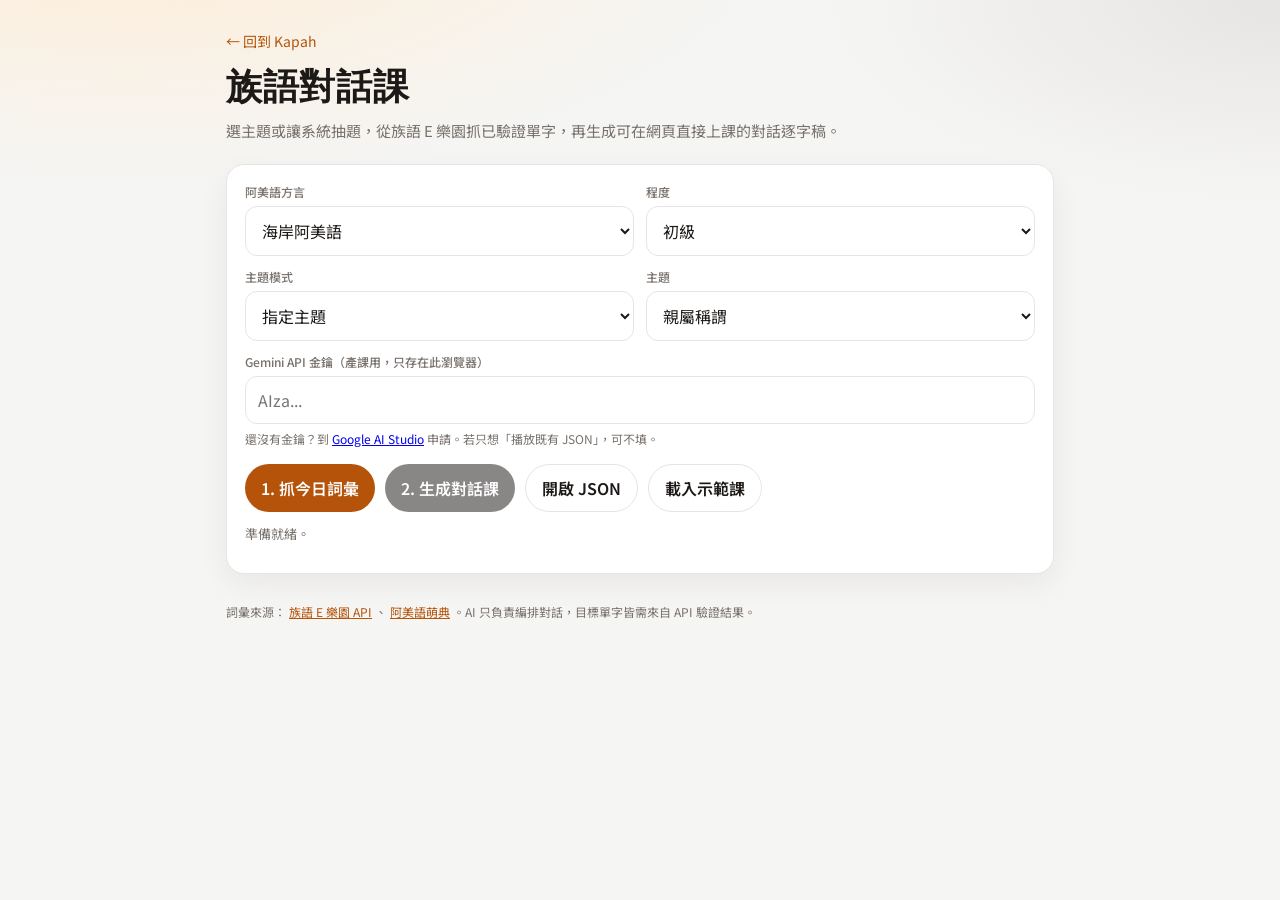
<file: tools/amis-lesson/index.html>
<!DOCTYPE html>
<html lang="zh-Hant">
<head>
  <meta charset="UTF-8">
  <meta name="viewport" content="width=device-width, initial-scale=1.0">
  <title>族語對話課 · 工直</title>
  <link rel="preconnect" href="https://fonts.googleapis.com">
  <link rel="preconnect" href="https://fonts.gstatic.com" crossorigin>
  <link href="https://fonts.googleapis.com/css2?family=Noto+Sans+TC:wght@400;500;700&family=Source+Serif+4:opsz,wght@8..60,600;8..60,700&display=swap" rel="stylesheet">
  <style>
    :root {
      --bg: #f5f5f4;
      --card: #ffffff;
      --ink: #1c1917;
      --muted: #78716c;
      --line: #e7e5e4;
      --accent: #b45309;
      --accent-soft: #fff7ed;
      --ok: #166534;
      --warn: #92400e;
      --shadow: 0 10px 30px rgba(28, 25, 23, 0.06);
    }
    * { box-sizing: border-box; }
    body {
      margin: 0;
      font-family: "Noto Sans TC", system-ui, sans-serif;
      background:
        radial-gradient(1200px 500px at 10% -10%, #ffedd5 0%, transparent 55%),
        radial-gradient(900px 400px at 100% 0%, #e7e5e4 0%, transparent 50%),
        var(--bg);
      color: var(--ink);
      min-height: 100vh;
    }
    .wrap { max-width: 860px; margin: 0 auto; padding: 28px 16px 64px; }
    .head a { color: var(--accent); text-decoration: none; font-size: 14px; }
    .head h1 {
      margin: 10px 0 6px;
      font-family: "Source Serif 4", Georgia, serif;
      font-size: clamp(28px, 5vw, 36px);
      letter-spacing: .02em;
    }
    .head p { margin: 0; color: var(--muted); line-height: 1.7; font-size: 15px; }
    .panel {
      margin-top: 20px;
      background: var(--card);
      border: 1px solid var(--line);
      border-radius: 18px;
      box-shadow: var(--shadow);
      padding: 18px;
    }
    .grid {
      display: grid;
      grid-template-columns: repeat(2, minmax(0, 1fr));
      gap: 12px;
    }
    @media (max-width: 720px) { .grid { grid-template-columns: 1fr; } }
    label {
      display: block;
      font-size: 12px;
      font-weight: 500;
      color: var(--muted);
      margin-bottom: 6px;
    }
    input, select, textarea, button {
      font: inherit;
    }
    input, select, textarea {
      width: 100%;
      border: 1px solid var(--line);
      border-radius: 12px;
      padding: 11px 12px;
      background: #fff;
      color: var(--ink);
      outline: none;
    }
    input:focus, select:focus, textarea:focus {
      border-color: #fdba74;
      box-shadow: 0 0 0 3px rgba(251, 146, 60, .22);
    }
    textarea { min-height: 72px; resize: vertical; }
    .hint { margin: 6px 0 0; font-size: 12px; color: var(--muted); line-height: 1.5; }
    .actions { display: flex; flex-wrap: wrap; gap: 10px; margin-top: 16px; }
    button {
      border: 0;
      border-radius: 999px;
      padding: 11px 16px;
      cursor: pointer;
      background: var(--accent);
      color: #fff;
      font-weight: 600;
    }
    button:disabled { opacity: .55; cursor: not-allowed; }
    button.ghost {
      background: #fff;
      color: var(--ink);
      border: 1px solid var(--line);
    }
    button.soft { background: #292524; }
    .status {
      margin-top: 12px;
      font-size: 13px;
      color: var(--muted);
      min-height: 1.4em;
    }
    .status.error { color: #b91c1c; }
    .status.ok { color: var(--ok); }
    .chips { display: flex; flex-wrap: wrap; gap: 8px; margin-top: 12px; }
    .chip {
      border: 1px solid var(--line);
      background: var(--accent-soft);
      color: #9a3412;
      border-radius: 999px;
      padding: 6px 10px;
      font-size: 13px;
    }
    .lesson { display: none; margin-top: 20px; }
    .lesson.show { display: block; }
    .lesson h2 {
      font-family: "Source Serif 4", Georgia, serif;
      font-size: 24px;
      margin: 0 0 8px;
    }
    .meta {
      color: var(--muted);
      font-size: 13px;
      line-height: 1.6;
      margin-bottom: 14px;
    }
    .section-title {
      margin: 22px 0 10px;
      font-size: 15px;
      font-weight: 700;
      letter-spacing: .04em;
    }
    .turn {
      border-left: 3px solid #fdba74;
      padding: 10px 0 10px 14px;
      margin: 0 0 10px;
    }
    .turn .who {
      font-size: 12px;
      color: var(--muted);
      margin-bottom: 4px;
    }
    .turn .amis {
      font-size: 20px;
      line-height: 1.45;
      margin-bottom: 4px;
    }
    .turn .zh { color: var(--muted); font-size: 14px; }
    .turn .mark {
      display: inline-block;
      margin-top: 6px;
      font-size: 11px;
      color: var(--warn);
      background: #fffbeb;
      border: 1px solid #fde68a;
      border-radius: 999px;
      padding: 2px 8px;
    }
    .hl {
      background: linear-gradient(transparent 60%, #fed7aa 60%);
      border-radius: 2px;
    }
    .practice {
      border: 1px solid var(--line);
      border-radius: 14px;
      padding: 12px 14px;
      margin-bottom: 10px;
      background: #fafaf9;
    }
    .practice .type {
      font-size: 11px;
      color: var(--accent);
      font-weight: 700;
      margin-bottom: 4px;
    }
    .sources a {
      color: var(--accent);
      font-size: 13px;
      word-break: break-all;
    }
    .foot {
      margin-top: 28px;
      color: var(--muted);
      font-size: 12px;
      line-height: 1.7;
    }
    .foot a { color: var(--accent); }
  </style>
</head>
<body>
  <div class="wrap">
    <header class="head">
      <a href="/">← 回到 Kapah</a>
      <h1>族語對話課</h1>
      <p>選主題或讓系統抽題，從族語 E 樂園抓已驗證單字，再生成可在網頁直接上課的對話逐字稿。</p>
    </header>

    <section class="panel" id="setup">
      <div class="grid">
        <div>
          <label for="dialect">阿美語方言</label>
          <select id="dialect">
            <option value="1">南勢阿美語</option>
            <option value="2">秀姑巒阿美語</option>
            <option value="3" selected>海岸阿美語</option>
            <option value="4">馬蘭阿美語</option>
            <option value="5">恆春阿美語</option>
          </select>
        </div>
        <div>
          <label for="level">程度</label>
          <select id="level">
            <option>初級</option>
            <option>中級</option>
          </select>
        </div>
        <div>
          <label for="mode">主題模式</label>
          <select id="mode">
            <option value="theme">指定主題</option>
            <option value="auto">電腦自動選主題</option>
            <option value="words">自己輸入單字</option>
          </select>
        </div>
        <div id="themeBox">
          <label for="theme">主題</label>
          <select id="theme"></select>
        </div>
      </div>

      <div id="wordsBox" style="display:none; margin-top:12px;">
        <label for="words">阿美語單字（逗號分隔）</label>
        <input id="words" placeholder="例：mama,ina,kaka,hemay">
      </div>

      <div style="margin-top:12px;">
        <label for="apiKey">Gemini API 金鑰（產課用，只存在此瀏覽器）</label>
        <input id="apiKey" type="password" placeholder="AIza..." autocomplete="off">
        <p class="hint">還沒有金鑰？到 <a href="https://aistudio.google.com/app/apikey" target="_blank" rel="noopener">Google AI Studio</a> 申請。若只想「播放既有 JSON」，可不填。</p>
      </div>

      <div class="actions">
        <button type="button" id="btnFetch">1. 抓今日詞彙</button>
        <button type="button" class="soft" id="btnGenerate" disabled>2. 生成對話課</button>
        <button type="button" class="ghost" id="btnLoad">開啟 JSON</button>
        <button type="button" class="ghost" id="btnDemo">載入示範課</button>
      </div>
      <input type="file" id="fileInput" accept=".json,application/json" hidden>
      <div class="status" id="status">準備就緒。</div>
      <div class="chips" id="vocabChips"></div>
    </section>

    <section class="lesson panel" id="lessonView">
      <div class="actions" style="margin-top:0; justify-content:flex-end;">
        <button type="button" class="ghost" id="btnDownload">下載 JSON</button>
        <button type="button" class="ghost" id="btnCopy">複製 JSON</button>
      </div>
      <h2 id="lessonTitle">課程</h2>
      <div class="meta" id="lessonMeta"></div>
      <div id="lessonBody"></div>
    </section>

    <p class="foot">
      詞彙來源：
      <a href="https://web.klokah.tw/api/" target="_blank" rel="noopener">族語 E 樂園 API</a>
      、
      <a href="https://new-amis.moedict.tw/" target="_blank" rel="noopener">阿美語萌典</a>
      。AI 只負責編排對話，目標單字皆需來自 API 驗證結果。
    </p>
  </div>

  <script>
  (() => {
    const DIALECTS = {
      "1": "南勢阿美語",
      "2": "秀姑巒阿美語",
      "3": "海岸阿美語",
      "4": "馬蘭阿美語",
      "5": "恆春阿美語"
    };

    const THEME_SEEDS = {
      "親屬稱謂": { classPrefix: "04", seeds: ["mama", "ina", "kaka", "faki", "fai", "ama"] },
      "人物身分": { classPrefix: "05", seeds: ["widang", "kapah", "tamdaw", "fafahiyan", "fa'inayan", "mato'asay"] },
      "數字計量": { classPrefix: "01", seeds: ["cecay", "tosa", "tolo", "sepat", "lima"] },
      "飲食": { classPrefix: null, seeds: ["komaen", "nanom", "hemay", "titi", "pawli", "foting", "losay", "kaysing"] },
      "家與建築": { classPrefix: "12", seeds: ["loma'", "pitilidan"] },
      "代名詞": { classPrefix: "02", seeds: ["kiso", "mako"] }
    };

    const DEMO_LESSON = {
      meta: {
        id: "2026-07-25-kinship-01",
        dialectId: 3,
        dialect: "海岸阿美語",
        theme: "親屬稱謂",
        level: "初級",
        targetWords: ["mama", "ina", "kaka", "faki", "fai"],
        createdAt: "2026-07-25T00:00:00Z",
        source: "amis-lesson-dialogue",
        notes: "示範課：家庭見面問候"
      },
      warmup: [
        { amis: "mama", zh: "爸爸" },
        { amis: "ina", zh: "媽媽" },
        { amis: "kaka", zh: "兄長／哥哥姊姊通稱" }
      ],
      dialogue: [
        { speaker: "A", amis: "Ngala’ ko romi’ad, kaka.", zh: "你好，哥哥／姊姊。", highlight: ["kaka"], needsReview: true },
        { speaker: "B", amis: "Ngala’ ko romi’ad. Ira ko mama iso?", zh: "你好。你爸爸在嗎？", highlight: ["mama"], needsReview: true },
        { speaker: "A", amis: "Ira. Ira ko ina ako.", zh: "有。我媽媽也在。", highlight: ["ina"], needsReview: false },
        { speaker: "B", amis: "Manay ko faki iso?", zh: "你的伯父／叔叔／舅舅呢？", highlight: ["faki"], needsReview: true },
        { speaker: "A", amis: "Ira ko faki ato fai ako.", zh: "我伯父／叔叔／舅舅和伯母／嬸嬸／舅母都在。", highlight: ["faki", "fai"], needsReview: true },
        { speaker: "B", amis: "Kapahay.", zh: "很好。", highlight: [], needsReview: true }
      ],
      pattern: [
        { amis: "Ira ko ___ iso?", zh: "你有／你的 ___ 在嗎？", slots: ["親屬稱謂"] },
        { amis: "Ira ko ___ ako.", zh: "我有／我的 ___。", slots: ["親屬稱謂"] }
      ],
      practice: [
        { type: "match", prompt: "把族語與中文配對", choices: ["mama=爸爸", "ina=媽媽", "kaka=兄長"] },
        { type: "fill", prompt: "補上：Ira ko ____ iso?（你爸爸在嗎？）", answer: "mama" }
      ],
      sources: [
        { word: "mama", zh: "爸爸", class: "04親屬稱謂", url: "https://web.klokah.tw/vocabulary/index.php?d=3&c=04&n=01", provider: "klokah", moedictUrl: "https://new-amis.moedict.tw/terms/mama" },
        { word: "ina", zh: "媽媽", class: "04親屬稱謂", url: "https://web.klokah.tw/vocabulary/index.php?d=3&c=04&n=02", provider: "klokah", moedictUrl: "https://new-amis.moedict.tw/terms/ina" },
        { word: "kaka", zh: "兄長", class: "04親屬稱謂", url: "https://web.klokah.tw/vocabulary/index.php?d=3&c=04&n=18", provider: "klokah", moedictUrl: "https://new-amis.moedict.tw/terms/kaka" },
        { word: "faki", zh: "(伯父；叔叔；舅舅)通稱", class: "04親屬稱謂", url: "https://web.klokah.tw/vocabulary/index.php?d=3&c=04&n=25", provider: "klokah", moedictUrl: "https://new-amis.moedict.tw/terms/faki" },
        { word: "fai", zh: "(伯母；嬸嬸；舅母)通稱", class: "04親屬稱謂", url: "https://web.klokah.tw/vocabulary/index.php?d=3&c=04&n=26", provider: "klokah", moedictUrl: "https://new-amis.moedict.tw/terms/fai" }
      ]
    };

    const els = {
      dialect: document.getElementById("dialect"),
      level: document.getElementById("level"),
      mode: document.getElementById("mode"),
      theme: document.getElementById("theme"),
      themeBox: document.getElementById("themeBox"),
      wordsBox: document.getElementById("wordsBox"),
      words: document.getElementById("words"),
      apiKey: document.getElementById("apiKey"),
      status: document.getElementById("status"),
      chips: document.getElementById("vocabChips"),
      btnFetch: document.getElementById("btnFetch"),
      btnGenerate: document.getElementById("btnGenerate"),
      btnLoad: document.getElementById("btnLoad"),
      btnDemo: document.getElementById("btnDemo"),
      btnDownload: document.getElementById("btnDownload"),
      btnCopy: document.getElementById("btnCopy"),
      fileInput: document.getElementById("fileInput"),
      lessonView: document.getElementById("lessonView"),
      lessonTitle: document.getElementById("lessonTitle"),
      lessonMeta: document.getElementById("lessonMeta"),
      lessonBody: document.getElementById("lessonBody")
    };

    let vocabPack = null;
    let currentLesson = null;

    function norm(s) {
      return String(s || "").trim().replace(/[’‘]/g, "'").toLowerCase();
    }

    function setStatus(msg, type) {
      els.status.textContent = msg;
      els.status.className = "status" + (type ? " " + type : "");
    }

    function sleep(ms) {
      return new Promise((r) => setTimeout(r, ms));
    }

    function fillThemes() {
      els.theme.innerHTML = Object.keys(THEME_SEEDS)
        .map((name) => `<option value="${name}">${name}</option>`)
        .join("");
    }

    function syncMode() {
      const mode = els.mode.value;
      els.themeBox.style.display = mode === "theme" ? "block" : "none";
      els.wordsBox.style.display = mode === "words" ? "block" : "none";
    }

    async function klokahSearch(dialect, text, type = "vo") {
      const url =
        "https://web.klokah.tw/api/multiSearchResult.php?" +
        new URLSearchParams({ d: dialect, txt: text, type, f: "yes" });
      const res = await fetch(url);
      if (!res.ok) throw new Error(`E樂園查詢失敗（${res.status}）`);
      const xml = await res.text();
      const doc = new DOMParser().parseFromString(xml, "text/xml");
      return [...doc.querySelectorAll("item")].map((item) => ({
        word: (item.querySelector("text")?.textContent || "").trim(),
        zh: (item.querySelector("chinese")?.textContent || "").trim(),
        class: (item.querySelector("class")?.textContent || "").trim(),
        order: (item.querySelector("order")?.textContent || "").trim(),
        url: (item.querySelector("url")?.textContent || "").trim(),
        itemType: (item.querySelector("type")?.textContent || "").trim() || null,
        provider: "klokah",
        moedictUrl: "https://new-amis.moedict.tw/terms/" + encodeURIComponent(norm((item.querySelector("text")?.textContent || "").trim()))
      })).filter((x) => x.word);
    }

    function pickBest(query, items, classPrefix) {
      if (!items.length) return null;
      const q = norm(query);
      const ranked = [...items].sort((a, b) => {
        const ae = norm(a.word) === q ? 0 : 1;
        const be = norm(b.word) === q ? 0 : 1;
        if (ae !== be) return ae - be;
        if (!classPrefix) return 0;
        const ac = (a.class || "").startsWith(classPrefix) ? 0 : 1;
        const bc = (b.class || "").startsWith(classPrefix) ? 0 : 1;
        return ac - bc;
      });
      return ranked[0];
    }

    async function collectSeeds(dialect, seeds, classPrefix, limit = 8) {
      const found = [];
      const seen = new Set();
      for (const seed of seeds) {
        try {
          const items = await klokahSearch(dialect, seed, "vo");
          const best = pickBest(seed, items, classPrefix);
          if (best) {
            const key = norm(best.word);
            if (!seen.has(key)) {
              seen.add(key);
              found.push(best);
            }
          }
        } catch (err) {
          console.warn(seed, err);
        }
        if (found.length >= limit) break;
        await sleep(120);
      }
      return found;
    }

    function renderChips(words) {
      els.chips.innerHTML = words
        .map((w) => `<span class="chip"><strong>${w.word}</strong> ${w.zh}</span>`)
        .join("");
    }

    async function fetchVocab() {
      const dialect = els.dialect.value;
      const mode = els.mode.value;
      let theme = els.theme.value;
      let seeds = [];
      let classPrefix = null;

      if (mode === "words") {
        theme = "自選單字";
        seeds = els.words.value.split(/[,，\s]+/).map((s) => s.trim()).filter(Boolean);
        if (!seeds.length) {
          setStatus("請先輸入至少 3 個單字。", "error");
          return;
        }
      } else if (mode === "auto") {
        const keys = Object.keys(THEME_SEEDS);
        theme = keys[Math.floor(Math.random() * keys.length)];
        seeds = [...THEME_SEEDS[theme].seeds].sort(() => Math.random() - 0.5);
        classPrefix = THEME_SEEDS[theme].classPrefix;
      } else {
        seeds = [...THEME_SEEDS[theme].seeds];
        classPrefix = THEME_SEEDS[theme].classPrefix;
      }

      els.btnFetch.disabled = true;
      els.btnGenerate.disabled = true;
      setStatus(`正在從族語 E 樂園抓「${theme}」詞彙…`);
      try {
        const words = await collectSeeds(dialect, seeds, classPrefix, 8);
        if (!words.length) throw new Error("找不到已驗證詞彙，請換主題或單字。");
        vocabPack = {
          dialectId: Number(dialect),
          dialect: DIALECTS[dialect],
          theme,
          mode,
          count: words.length,
          words
        };
        renderChips(words);
        els.btnGenerate.disabled = false;
        setStatus(`已抓到 ${words.length} 個詞（${theme}／${DIALECTS[dialect]}）。可以生成對話課了。`, "ok");
      } catch (err) {
        console.error(err);
        setStatus(err.message || String(err), "error");
      } finally {
        els.btnFetch.disabled = false;
      }
    }

    function extractJson(text) {
      const fenced = text.match(/```(?:json)?\s*([\s\S]*?)```/);
      const raw = fenced ? fenced[1] : text;
      const start = raw.indexOf("{");
      const end = raw.lastIndexOf("}");
      if (start < 0 || end < 0) throw new Error("AI 沒有回傳 JSON");
      return JSON.parse(raw.slice(start, end + 1));
    }

    async function callGemini(apiKey, prompt) {
      const model = "gemini-2.0-flash";
      const res = await fetch(
        `https://generativelanguage.googleapis.com/v1beta/models/${model}:generateContent?key=${encodeURIComponent(apiKey)}`,
        {
          method: "POST",
          headers: { "Content-Type": "application/json" },
          body: JSON.stringify({
            contents: [{ role: "user", parts: [{ text: prompt }] }],
            generationConfig: { temperature: 0.7 }
          })
        }
      );
      const data = await res.json();
      if (!res.ok) throw new Error(data.error?.message || `Gemini 錯誤 ${res.status}`);
      const text = data.candidates?.[0]?.content?.parts?.map((p) => p.text || "").join("") || "";
      if (!text) throw new Error("Gemini 沒有產生內容");
      return text;
    }

    function validateLesson(lesson, pack) {
      if (!lesson || typeof lesson !== "object") throw new Error("課程格式錯誤");
      for (const key of ["meta", "warmup", "dialogue", "pattern", "practice", "sources"]) {
        if (!(key in lesson)) throw new Error(`缺少欄位：${key}`);
      }
      const targets = lesson.meta?.targetWords || [];
      if (targets.length < 3) throw new Error("targetWords 至少要 3 個");
      if (!Array.isArray(lesson.dialogue) || lesson.dialogue.length < 4) {
        throw new Error("dialogue 至少要 4 句");
      }
      const packWords = new Set((pack?.words || []).map((w) => norm(w.word)));
      for (const w of targets) {
        if (packWords.size && !packWords.has(norm(w))) {
          throw new Error(`目標詞不在詞彙包內：${w}`);
        }
      }
      lesson.meta.source = "amis-lesson-dialogue";
      return lesson;
    }

    async function generateLesson() {
      if (!vocabPack?.words?.length) {
        setStatus("請先抓今日詞彙。", "error");
        return;
      }
      const apiKey = els.apiKey.value.trim() || localStorage.getItem("amisLessonGeminiKey") || "";
      if (!apiKey) {
        setStatus("請填入 Gemini API 金鑰才能生成。", "error");
        return;
      }
      localStorage.setItem("amisLessonGeminiKey", apiKey);
      els.apiKey.value = apiKey;

      els.btnGenerate.disabled = true;
      els.btnFetch.disabled = true;
      setStatus("AI 正在編寫對話課…");

      const id = new Date().toISOString().slice(0, 10) + "-" + Date.now().toString(36);
      const prompt = `你是阿美語教學助教。請只根據下列「已驗證詞彙包」產生一課對話教學 JSON。
硬性規則：
1. 只把詞彙包內的詞當必學目標詞，不可發明未驗證族語單詞
2. 全程使用指定方言
3. 每句同時提供 amis + zh
4. AI 自編、非原文抄錄的句子 needsReview=true
5. 只輸出單一 JSON 物件，不要 markdown

JSON 結構必須包含：
meta{id,dialectId,dialect,theme,level,targetWords,createdAt,source,notes},
warmup[{amis,zh,note?}],
dialogue[{speaker,amis,zh,highlight[],needsReview}],
pattern[{amis,zh,slots[]}],
practice[{type:fill|match|reorder|speak,prompt,answer?,choices?,tokens?}],
sources[{word,zh,class,url,provider,moedictUrl}]

輸入：
dialectId=${vocabPack.dialectId}
dialect=${vocabPack.dialect}
theme=${vocabPack.theme}
level=${els.level.value}
lessonId=${id}
vocabPack=${JSON.stringify(vocabPack.words)}
source 固定填 "amis-lesson-dialogue"
createdAt 用 ISO 時間
dialogue 6-10 句，practice 至少 2 題
sources 必須涵蓋全部 targetWords，url/moedictUrl 用詞彙包既有值`;

      try {
        const text = await callGemini(apiKey, prompt);
        const lesson = validateLesson(extractJson(text), vocabPack);
        currentLesson = lesson;
        renderLesson(lesson);
        setStatus("對話課已生成。不確定句子已標示「待人工確認」。", "ok");
      } catch (err) {
        console.error(err);
        setStatus(err.message || String(err), "error");
      } finally {
        els.btnGenerate.disabled = false;
        els.btnFetch.disabled = false;
      }
    }

    function highlightAmis(text, words) {
      if (!text) return "";
      let html = text
        .replace(/&/g, "&amp;")
        .replace(/</g, "&lt;")
        .replace(/>/g, "&gt;");
      const list = [...(words || [])].sort((a, b) => b.length - a.length);
      for (const w of list) {
        if (!w) continue;
        const safe = w.replace(/[.*+?^${}()|[\]\\]/g, "\\$&");
        html = html.replace(new RegExp(safe, "gi"), (m) => `<span class="hl">${m}</span>`);
      }
      return html;
    }

    function renderLesson(lesson) {
      const m = lesson.meta || {};
      els.lessonView.classList.add("show");
      els.lessonTitle.textContent = `${m.theme || "課程"}｜${m.dialect || ""}`;
      els.lessonMeta.textContent =
        `程度：${m.level || "—"}　目標詞：${(m.targetWords || []).join("、")}　id：${m.id || "—"}`;

      const warmup = (lesson.warmup || [])
        .map((w) => `<div class="chip"><strong>${w.amis}</strong> ${w.zh}${w.note ? `｜${w.note}` : ""}</div>`)
        .join("");

      const dialogue = (lesson.dialogue || [])
        .map((t) => `
          <div class="turn">
            <div class="who">${t.speaker || ""}</div>
            <div class="amis">${highlightAmis(t.amis, t.highlight || m.targetWords)}</div>
            <div class="zh">${t.zh || ""}</div>
            ${t.needsReview ? '<div class="mark">待人工確認</div>' : ""}
          </div>`)
        .join("");

      const pattern = (lesson.pattern || [])
        .map((p) => `<div class="practice"><div class="type">句型</div><div class="amis">${p.amis || ""}</div><div class="zh">${p.zh || ""}</div></div>`)
        .join("");

      const practice = (lesson.practice || [])
        .map((p) => `
          <div class="practice">
            <div class="type">${p.type || "練習"}</div>
            <div>${p.prompt || ""}</div>
            ${p.answer ? `<div class="zh">答案：${p.answer}</div>` : ""}
            ${Array.isArray(p.choices) ? `<div class="zh">${p.choices.join(" ｜ ")}</div>` : ""}
            ${Array.isArray(p.tokens) ? `<div class="zh">${p.tokens.join(" / ")}</div>` : ""}
          </div>`)
        .join("");

      const sources = (lesson.sources || [])
        .map((s) => `
          <div class="practice">
            <strong>${s.word}</strong> ${s.zh || ""} ${s.class ? `（${s.class}）` : ""}<br>
            ${s.url ? `<a href="${s.url}" target="_blank" rel="noopener">E樂園</a>` : ""}
            ${s.moedictUrl ? ` · <a href="${s.moedictUrl}" target="_blank" rel="noopener">萌典</a>` : ""}
          </div>`)
        .join("");

      els.lessonBody.innerHTML = `
        <div class="section-title">今日單字</div>
        <div class="chips">${warmup}</div>
        <div class="section-title">對話</div>
        ${dialogue || "<p class='hint'>沒有對話</p>"}
        <div class="section-title">句型</div>
        ${pattern || "<p class='hint'>沒有句型</p>"}
        <div class="section-title">練習</div>
        ${practice || "<p class='hint'>沒有練習</p>"}
        <div class="section-title">來源</div>
        <div class="sources">${sources}</div>
      `;
      els.lessonView.scrollIntoView({ behavior: "smooth", block: "start" });
    }

    function downloadLesson() {
      if (!currentLesson) return;
      const blob = new Blob([JSON.stringify(currentLesson, null, 2)], { type: "application/json" });
      const a = document.createElement("a");
      a.href = URL.createObjectURL(blob);
      a.download = (currentLesson.meta?.id || "amis-lesson") + ".json";
      a.click();
      URL.revokeObjectURL(a.href);
    }

    async function copyLesson() {
      if (!currentLesson) return;
      await navigator.clipboard.writeText(JSON.stringify(currentLesson, null, 2));
      setStatus("已複製 JSON。", "ok");
    }

    function loadLessonObject(obj) {
      currentLesson = obj;
      if (obj?.meta?.targetWords && Array.isArray(obj.sources)) {
        vocabPack = {
          dialectId: obj.meta.dialectId,
          dialect: obj.meta.dialect,
          theme: obj.meta.theme,
          mode: "loaded",
          count: obj.meta.targetWords.length,
          words: obj.sources.map((s) => ({
            word: s.word,
            zh: s.zh,
            class: s.class,
            url: s.url,
            provider: s.provider,
            moedictUrl: s.moedictUrl
          }))
        };
        renderChips(vocabPack.words);
        els.btnGenerate.disabled = false;
      }
      renderLesson(obj);
      setStatus("已載入課程。", "ok");
    }

    // init
    fillThemes();
    syncMode();
    const savedKey = localStorage.getItem("amisLessonGeminiKey");
    if (savedKey) els.apiKey.value = savedKey;

    els.mode.addEventListener("change", syncMode);
    els.btnFetch.addEventListener("click", fetchVocab);
    els.btnGenerate.addEventListener("click", generateLesson);
    els.btnDemo.addEventListener("click", () => loadLessonObject(structuredClone(DEMO_LESSON)));
    els.btnLoad.addEventListener("click", () => els.fileInput.click());
    els.fileInput.addEventListener("change", async () => {
      const file = els.fileInput.files?.[0];
      if (!file) return;
      try {
        const text = await file.text();
        loadLessonObject(JSON.parse(text));
      } catch (err) {
        setStatus("JSON 讀取失敗：" + err.message, "error");
      } finally {
        els.fileInput.value = "";
      }
    });
    els.btnDownload.addEventListener("click", downloadLesson);
    els.btnCopy.addEventListener("click", copyLesson);
  })();
  </script>
</body>
</html>
</file>
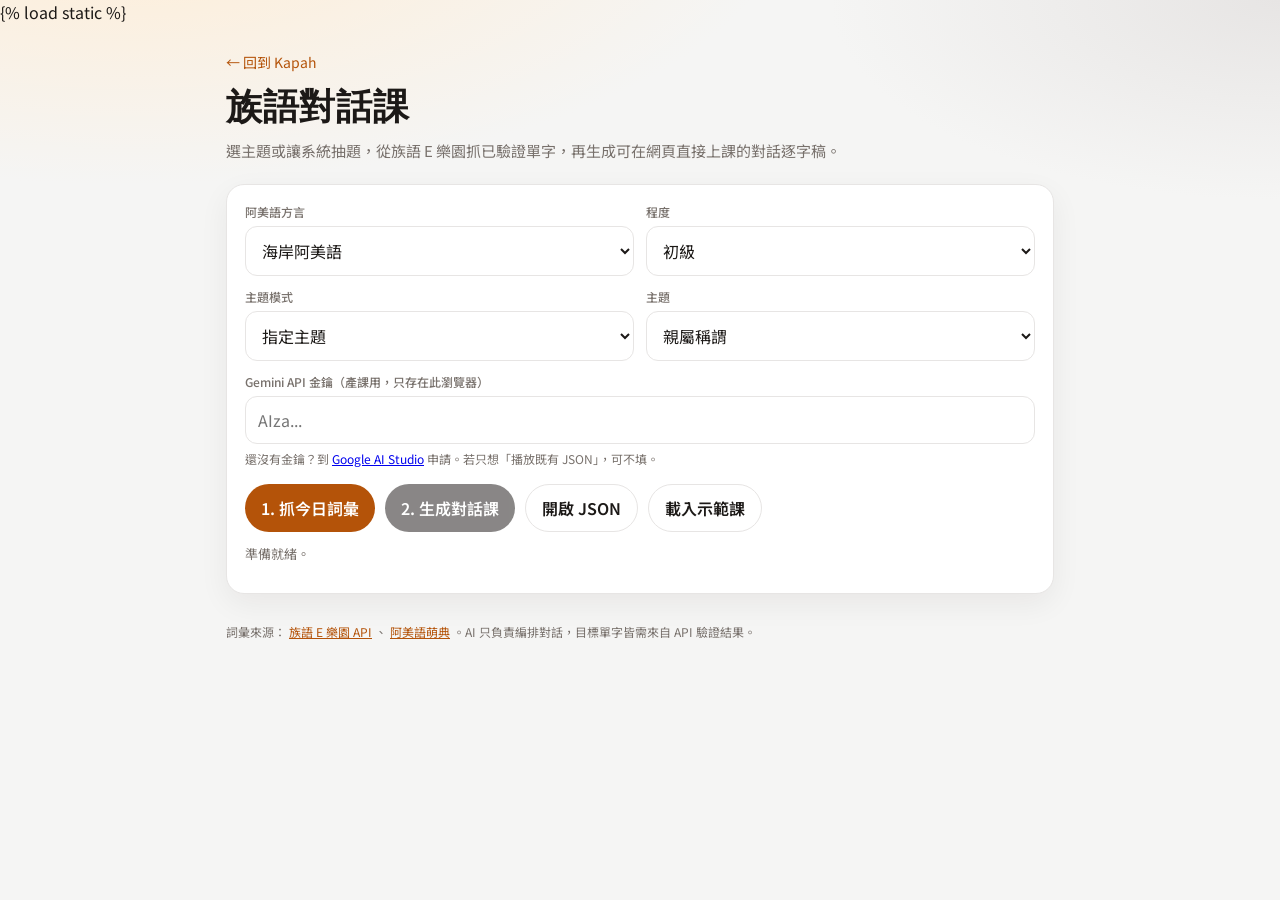
<file: deploy/kapah_amis_lesson.html>
{% load static %}
<!DOCTYPE html>
<html lang="zh-Hant">
<head>
  <meta charset="UTF-8">
  <meta name="viewport" content="width=device-width, initial-scale=1.0">
  <title>族語對話課 · Kapah 工直</title>
  <link rel="preconnect" href="https://fonts.googleapis.com">
  <link rel="preconnect" href="https://fonts.gstatic.com" crossorigin>
  <link href="https://fonts.googleapis.com/css2?family=Noto+Sans+TC:wght@400;500;700&family=Source+Serif+4:opsz,wght@8..60,600;8..60,700&display=swap" rel="stylesheet">
  <style>
    :root {
      --bg: #f5f5f4;
      --card: #ffffff;
      --ink: #1c1917;
      --muted: #78716c;
      --line: #e7e5e4;
      --accent: #b45309;
      --accent-soft: #fff7ed;
      --ok: #166534;
      --warn: #92400e;
      --shadow: 0 10px 30px rgba(28, 25, 23, 0.06);
    }
    * { box-sizing: border-box; }
    body {
      margin: 0;
      font-family: "Noto Sans TC", system-ui, sans-serif;
      background:
        radial-gradient(1200px 500px at 10% -10%, #ffedd5 0%, transparent 55%),
        radial-gradient(900px 400px at 100% 0%, #e7e5e4 0%, transparent 50%),
        var(--bg);
      color: var(--ink);
      min-height: 100vh;
    }
    .wrap { max-width: 860px; margin: 0 auto; padding: 28px 16px 64px; }
    .head a { color: var(--accent); text-decoration: none; font-size: 14px; }
    .head h1 {
      margin: 10px 0 6px;
      font-family: "Source Serif 4", Georgia, serif;
      font-size: clamp(28px, 5vw, 36px);
      letter-spacing: .02em;
    }
    .head p { margin: 0; color: var(--muted); line-height: 1.7; font-size: 15px; }
    .panel {
      margin-top: 20px;
      background: var(--card);
      border: 1px solid var(--line);
      border-radius: 18px;
      box-shadow: var(--shadow);
      padding: 18px;
    }
    .grid {
      display: grid;
      grid-template-columns: repeat(2, minmax(0, 1fr));
      gap: 12px;
    }
    @media (max-width: 720px) { .grid { grid-template-columns: 1fr; } }
    label {
      display: block;
      font-size: 12px;
      font-weight: 500;
      color: var(--muted);
      margin-bottom: 6px;
    }
    input, select, textarea, button {
      font: inherit;
    }
    input, select, textarea {
      width: 100%;
      border: 1px solid var(--line);
      border-radius: 12px;
      padding: 11px 12px;
      background: #fff;
      color: var(--ink);
      outline: none;
    }
    input:focus, select:focus, textarea:focus {
      border-color: #fdba74;
      box-shadow: 0 0 0 3px rgba(251, 146, 60, .22);
    }
    textarea { min-height: 72px; resize: vertical; }
    .hint { margin: 6px 0 0; font-size: 12px; color: var(--muted); line-height: 1.5; }
    .actions { display: flex; flex-wrap: wrap; gap: 10px; margin-top: 16px; }
    button {
      border: 0;
      border-radius: 999px;
      padding: 11px 16px;
      cursor: pointer;
      background: var(--accent);
      color: #fff;
      font-weight: 600;
    }
    button:disabled { opacity: .55; cursor: not-allowed; }
    button.ghost {
      background: #fff;
      color: var(--ink);
      border: 1px solid var(--line);
    }
    button.soft { background: #292524; }
    .status {
      margin-top: 12px;
      font-size: 13px;
      color: var(--muted);
      min-height: 1.4em;
    }
    .status.error { color: #b91c1c; }
    .status.ok { color: var(--ok); }
    .chips { display: flex; flex-wrap: wrap; gap: 8px; margin-top: 12px; }
    .chip {
      border: 1px solid var(--line);
      background: var(--accent-soft);
      color: #9a3412;
      border-radius: 999px;
      padding: 6px 10px;
      font-size: 13px;
    }
    .lesson { display: none; margin-top: 20px; }
    .lesson.show { display: block; }
    .lesson h2 {
      font-family: "Source Serif 4", Georgia, serif;
      font-size: 24px;
      margin: 0 0 8px;
    }
    .meta {
      color: var(--muted);
      font-size: 13px;
      line-height: 1.6;
      margin-bottom: 14px;
    }
    .section-title {
      margin: 22px 0 10px;
      font-size: 15px;
      font-weight: 700;
      letter-spacing: .04em;
    }
    .turn {
      border-left: 3px solid #fdba74;
      padding: 10px 0 10px 14px;
      margin: 0 0 10px;
    }
    .turn .who {
      font-size: 12px;
      color: var(--muted);
      margin-bottom: 4px;
    }
    .turn .amis {
      font-size: 20px;
      line-height: 1.45;
      margin-bottom: 4px;
    }
    .turn .zh { color: var(--muted); font-size: 14px; }
    .turn .mark {
      display: inline-block;
      margin-top: 6px;
      font-size: 11px;
      color: var(--warn);
      background: #fffbeb;
      border: 1px solid #fde68a;
      border-radius: 999px;
      padding: 2px 8px;
    }
    .hl {
      background: linear-gradient(transparent 60%, #fed7aa 60%);
      border-radius: 2px;
    }
    .practice {
      border: 1px solid var(--line);
      border-radius: 14px;
      padding: 12px 14px;
      margin-bottom: 10px;
      background: #fafaf9;
    }
    .practice .type {
      font-size: 11px;
      color: var(--accent);
      font-weight: 700;
      margin-bottom: 4px;
    }
    .sources a {
      color: var(--accent);
      font-size: 13px;
      word-break: break-all;
    }
    .foot {
      margin-top: 28px;
      color: var(--muted);
      font-size: 12px;
      line-height: 1.7;
    }
    .foot a { color: var(--accent); }
  </style>
</head>
<body>
  <div class="wrap">
    <header class="head">
      <a href="/">← 回到 Kapah</a>
      <h1>族語對話課</h1>
      <p>選主題或讓系統抽題，從族語 E 樂園抓已驗證單字，再生成可在網頁直接上課的對話逐字稿。</p>
    </header>

    <section class="panel" id="setup">
      <div class="grid">
        <div>
          <label for="dialect">阿美語方言</label>
          <select id="dialect">
            <option value="1">南勢阿美語</option>
            <option value="2">秀姑巒阿美語</option>
            <option value="3" selected>海岸阿美語</option>
            <option value="4">馬蘭阿美語</option>
            <option value="5">恆春阿美語</option>
          </select>
        </div>
        <div>
          <label for="level">程度</label>
          <select id="level">
            <option>初級</option>
            <option>中級</option>
          </select>
        </div>
        <div>
          <label for="mode">主題模式</label>
          <select id="mode">
            <option value="theme">指定主題</option>
            <option value="auto">電腦自動選主題</option>
            <option value="words">自己輸入單字</option>
          </select>
        </div>
        <div id="themeBox">
          <label for="theme">主題</label>
          <select id="theme"></select>
        </div>
      </div>

      <div id="wordsBox" style="display:none; margin-top:12px;">
        <label for="words">阿美語單字（逗號分隔）</label>
        <input id="words" placeholder="例：mama,ina,kaka,hemay">
      </div>

      <div style="margin-top:12px;">
        <label for="apiKey">Gemini API 金鑰（產課用，只存在此瀏覽器）</label>
        <input id="apiKey" type="password" placeholder="AIza..." autocomplete="off">
        <p class="hint">還沒有金鑰？到 <a href="https://aistudio.google.com/app/apikey" target="_blank" rel="noopener">Google AI Studio</a> 申請。若只想「播放既有 JSON」，可不填。</p>
      </div>

      <div class="actions">
        <button type="button" id="btnFetch">1. 抓今日詞彙</button>
        <button type="button" class="soft" id="btnGenerate" disabled>2. 生成對話課</button>
        <button type="button" class="ghost" id="btnLoad">開啟 JSON</button>
        <button type="button" class="ghost" id="btnDemo">載入示範課</button>
      </div>
      <input type="file" id="fileInput" accept=".json,application/json" hidden>
      <div class="status" id="status">準備就緒。</div>
      <div class="chips" id="vocabChips"></div>
    </section>

    <section class="lesson panel" id="lessonView">
      <div class="actions" style="margin-top:0; justify-content:flex-end;">
        <button type="button" class="ghost" id="btnDownload">下載 JSON</button>
        <button type="button" class="ghost" id="btnCopy">複製 JSON</button>
      </div>
      <h2 id="lessonTitle">課程</h2>
      <div class="meta" id="lessonMeta"></div>
      <div id="lessonBody"></div>
    </section>

    <p class="foot">
      詞彙來源：
      <a href="https://web.klokah.tw/api/" target="_blank" rel="noopener">族語 E 樂園 API</a>
      、
      <a href="https://new-amis.moedict.tw/" target="_blank" rel="noopener">阿美語萌典</a>
      。AI 只負責編排對話，目標單字皆需來自 API 驗證結果。
    </p>
  </div>

  <script>
  (() => {
    const DIALECTS = {
      "1": "南勢阿美語",
      "2": "秀姑巒阿美語",
      "3": "海岸阿美語",
      "4": "馬蘭阿美語",
      "5": "恆春阿美語"
    };

    const THEME_SEEDS = {
      "親屬稱謂": { classPrefix: "04", seeds: ["mama", "ina", "kaka", "faki", "fai", "ama"] },
      "人物身分": { classPrefix: "05", seeds: ["widang", "kapah", "tamdaw", "fafahiyan", "fa'inayan", "mato'asay"] },
      "數字計量": { classPrefix: "01", seeds: ["cecay", "tosa", "tolo", "sepat", "lima"] },
      "飲食": { classPrefix: null, seeds: ["komaen", "nanom", "hemay", "titi", "pawli", "foting", "losay", "kaysing"] },
      "家與建築": { classPrefix: "12", seeds: ["loma'", "pitilidan"] },
      "代名詞": { classPrefix: "02", seeds: ["kiso", "mako"] }
    };

    const DEMO_LESSON = {
      meta: {
        id: "2026-07-25-kinship-01",
        dialectId: 3,
        dialect: "海岸阿美語",
        theme: "親屬稱謂",
        level: "初級",
        targetWords: ["mama", "ina", "kaka", "faki", "fai"],
        createdAt: "2026-07-25T00:00:00Z",
        source: "amis-lesson-dialogue",
        notes: "示範課：家庭見面問候"
      },
      warmup: [
        { amis: "mama", zh: "爸爸" },
        { amis: "ina", zh: "媽媽" },
        { amis: "kaka", zh: "兄長／哥哥姊姊通稱" }
      ],
      dialogue: [
        { speaker: "A", amis: "Ngala’ ko romi’ad, kaka.", zh: "你好，哥哥／姊姊。", highlight: ["kaka"], needsReview: true },
        { speaker: "B", amis: "Ngala’ ko romi’ad. Ira ko mama iso?", zh: "你好。你爸爸在嗎？", highlight: ["mama"], needsReview: true },
        { speaker: "A", amis: "Ira. Ira ko ina ako.", zh: "有。我媽媽也在。", highlight: ["ina"], needsReview: false },
        { speaker: "B", amis: "Manay ko faki iso?", zh: "你的伯父／叔叔／舅舅呢？", highlight: ["faki"], needsReview: true },
        { speaker: "A", amis: "Ira ko faki ato fai ako.", zh: "我伯父／叔叔／舅舅和伯母／嬸嬸／舅母都在。", highlight: ["faki", "fai"], needsReview: true },
        { speaker: "B", amis: "Kapahay.", zh: "很好。", highlight: [], needsReview: true }
      ],
      pattern: [
        { amis: "Ira ko ___ iso?", zh: "你有／你的 ___ 在嗎？", slots: ["親屬稱謂"] },
        { amis: "Ira ko ___ ako.", zh: "我有／我的 ___。", slots: ["親屬稱謂"] }
      ],
      practice: [
        { type: "match", prompt: "把族語與中文配對", choices: ["mama=爸爸", "ina=媽媽", "kaka=兄長"] },
        { type: "fill", prompt: "補上：Ira ko ____ iso?（你爸爸在嗎？）", answer: "mama" }
      ],
      sources: [
        { word: "mama", zh: "爸爸", class: "04親屬稱謂", url: "https://web.klokah.tw/vocabulary/index.php?d=3&c=04&n=01", provider: "klokah", moedictUrl: "https://new-amis.moedict.tw/terms/mama" },
        { word: "ina", zh: "媽媽", class: "04親屬稱謂", url: "https://web.klokah.tw/vocabulary/index.php?d=3&c=04&n=02", provider: "klokah", moedictUrl: "https://new-amis.moedict.tw/terms/ina" },
        { word: "kaka", zh: "兄長", class: "04親屬稱謂", url: "https://web.klokah.tw/vocabulary/index.php?d=3&c=04&n=18", provider: "klokah", moedictUrl: "https://new-amis.moedict.tw/terms/kaka" },
        { word: "faki", zh: "(伯父；叔叔；舅舅)通稱", class: "04親屬稱謂", url: "https://web.klokah.tw/vocabulary/index.php?d=3&c=04&n=25", provider: "klokah", moedictUrl: "https://new-amis.moedict.tw/terms/faki" },
        { word: "fai", zh: "(伯母；嬸嬸；舅母)通稱", class: "04親屬稱謂", url: "https://web.klokah.tw/vocabulary/index.php?d=3&c=04&n=26", provider: "klokah", moedictUrl: "https://new-amis.moedict.tw/terms/fai" }
      ]
    };

    const els = {
      dialect: document.getElementById("dialect"),
      level: document.getElementById("level"),
      mode: document.getElementById("mode"),
      theme: document.getElementById("theme"),
      themeBox: document.getElementById("themeBox"),
      wordsBox: document.getElementById("wordsBox"),
      words: document.getElementById("words"),
      apiKey: document.getElementById("apiKey"),
      status: document.getElementById("status"),
      chips: document.getElementById("vocabChips"),
      btnFetch: document.getElementById("btnFetch"),
      btnGenerate: document.getElementById("btnGenerate"),
      btnLoad: document.getElementById("btnLoad"),
      btnDemo: document.getElementById("btnDemo"),
      btnDownload: document.getElementById("btnDownload"),
      btnCopy: document.getElementById("btnCopy"),
      fileInput: document.getElementById("fileInput"),
      lessonView: document.getElementById("lessonView"),
      lessonTitle: document.getElementById("lessonTitle"),
      lessonMeta: document.getElementById("lessonMeta"),
      lessonBody: document.getElementById("lessonBody")
    };

    let vocabPack = null;
    let currentLesson = null;

    function norm(s) {
      return String(s || "").trim().replace(/[’‘]/g, "'").toLowerCase();
    }

    function setStatus(msg, type) {
      els.status.textContent = msg;
      els.status.className = "status" + (type ? " " + type : "");
    }

    function sleep(ms) {
      return new Promise((r) => setTimeout(r, ms));
    }

    function fillThemes() {
      els.theme.innerHTML = Object.keys(THEME_SEEDS)
        .map((name) => `<option value="${name}">${name}</option>`)
        .join("");
    }

    function syncMode() {
      const mode = els.mode.value;
      els.themeBox.style.display = mode === "theme" ? "block" : "none";
      els.wordsBox.style.display = mode === "words" ? "block" : "none";
    }

    async function klokahSearch(dialect, text, type = "vo") {
      const url =
        "https://web.klokah.tw/api/multiSearchResult.php?" +
        new URLSearchParams({ d: dialect, txt: text, type, f: "yes" });
      const res = await fetch(url);
      if (!res.ok) throw new Error(`E樂園查詢失敗（${res.status}）`);
      const xml = await res.text();
      const doc = new DOMParser().parseFromString(xml, "text/xml");
      return [...doc.querySelectorAll("item")].map((item) => ({
        word: (item.querySelector("text")?.textContent || "").trim(),
        zh: (item.querySelector("chinese")?.textContent || "").trim(),
        class: (item.querySelector("class")?.textContent || "").trim(),
        order: (item.querySelector("order")?.textContent || "").trim(),
        url: (item.querySelector("url")?.textContent || "").trim(),
        itemType: (item.querySelector("type")?.textContent || "").trim() || null,
        provider: "klokah",
        moedictUrl: "https://new-amis.moedict.tw/terms/" + encodeURIComponent(norm((item.querySelector("text")?.textContent || "").trim()))
      })).filter((x) => x.word);
    }

    function pickBest(query, items, classPrefix) {
      if (!items.length) return null;
      const q = norm(query);
      const ranked = [...items].sort((a, b) => {
        const ae = norm(a.word) === q ? 0 : 1;
        const be = norm(b.word) === q ? 0 : 1;
        if (ae !== be) return ae - be;
        if (!classPrefix) return 0;
        const ac = (a.class || "").startsWith(classPrefix) ? 0 : 1;
        const bc = (b.class || "").startsWith(classPrefix) ? 0 : 1;
        return ac - bc;
      });
      return ranked[0];
    }

    async function collectSeeds(dialect, seeds, classPrefix, limit = 8) {
      const found = [];
      const seen = new Set();
      for (const seed of seeds) {
        try {
          const items = await klokahSearch(dialect, seed, "vo");
          const best = pickBest(seed, items, classPrefix);
          if (best) {
            const key = norm(best.word);
            if (!seen.has(key)) {
              seen.add(key);
              found.push(best);
            }
          }
        } catch (err) {
          console.warn(seed, err);
        }
        if (found.length >= limit) break;
        await sleep(120);
      }
      return found;
    }

    function renderChips(words) {
      els.chips.innerHTML = words
        .map((w) => `<span class="chip"><strong>${w.word}</strong> ${w.zh}</span>`)
        .join("");
    }

    async function fetchVocab() {
      const dialect = els.dialect.value;
      const mode = els.mode.value;
      let theme = els.theme.value;
      let seeds = [];
      let classPrefix = null;

      if (mode === "words") {
        theme = "自選單字";
        seeds = els.words.value.split(/[,，\s]+/).map((s) => s.trim()).filter(Boolean);
        if (!seeds.length) {
          setStatus("請先輸入至少 3 個單字。", "error");
          return;
        }
      } else if (mode === "auto") {
        const keys = Object.keys(THEME_SEEDS);
        theme = keys[Math.floor(Math.random() * keys.length)];
        seeds = [...THEME_SEEDS[theme].seeds].sort(() => Math.random() - 0.5);
        classPrefix = THEME_SEEDS[theme].classPrefix;
      } else {
        seeds = [...THEME_SEEDS[theme].seeds];
        classPrefix = THEME_SEEDS[theme].classPrefix;
      }

      els.btnFetch.disabled = true;
      els.btnGenerate.disabled = true;
      setStatus(`正在從族語 E 樂園抓「${theme}」詞彙…`);
      try {
        const words = await collectSeeds(dialect, seeds, classPrefix, 8);
        if (!words.length) throw new Error("找不到已驗證詞彙，請換主題或單字。");
        vocabPack = {
          dialectId: Number(dialect),
          dialect: DIALECTS[dialect],
          theme,
          mode,
          count: words.length,
          words
        };
        renderChips(words);
        els.btnGenerate.disabled = false;
        setStatus(`已抓到 ${words.length} 個詞（${theme}／${DIALECTS[dialect]}）。可以生成對話課了。`, "ok");
      } catch (err) {
        console.error(err);
        setStatus(err.message || String(err), "error");
      } finally {
        els.btnFetch.disabled = false;
      }
    }

    function extractJson(text) {
      const fenced = text.match(/```(?:json)?\s*([\s\S]*?)```/);
      const raw = fenced ? fenced[1] : text;
      const start = raw.indexOf("{");
      const end = raw.lastIndexOf("}");
      if (start < 0 || end < 0) throw new Error("AI 沒有回傳 JSON");
      return JSON.parse(raw.slice(start, end + 1));
    }

    async function callGemini(apiKey, prompt) {
      const model = "gemini-2.0-flash";
      const res = await fetch(
        `https://generativelanguage.googleapis.com/v1beta/models/${model}:generateContent?key=${encodeURIComponent(apiKey)}`,
        {
          method: "POST",
          headers: { "Content-Type": "application/json" },
          body: JSON.stringify({
            contents: [{ role: "user", parts: [{ text: prompt }] }],
            generationConfig: { temperature: 0.7 }
          })
        }
      );
      const data = await res.json();
      if (!res.ok) throw new Error(data.error?.message || `Gemini 錯誤 ${res.status}`);
      const text = data.candidates?.[0]?.content?.parts?.map((p) => p.text || "").join("") || "";
      if (!text) throw new Error("Gemini 沒有產生內容");
      return text;
    }

    function validateLesson(lesson, pack) {
      if (!lesson || typeof lesson !== "object") throw new Error("課程格式錯誤");
      for (const key of ["meta", "warmup", "dialogue", "pattern", "practice", "sources"]) {
        if (!(key in lesson)) throw new Error(`缺少欄位：${key}`);
      }
      const targets = lesson.meta?.targetWords || [];
      if (targets.length < 3) throw new Error("targetWords 至少要 3 個");
      if (!Array.isArray(lesson.dialogue) || lesson.dialogue.length < 4) {
        throw new Error("dialogue 至少要 4 句");
      }
      const packWords = new Set((pack?.words || []).map((w) => norm(w.word)));
      for (const w of targets) {
        if (packWords.size && !packWords.has(norm(w))) {
          throw new Error(`目標詞不在詞彙包內：${w}`);
        }
      }
      lesson.meta.source = "amis-lesson-dialogue";
      return lesson;
    }

    async function generateLesson() {
      if (!vocabPack?.words?.length) {
        setStatus("請先抓今日詞彙。", "error");
        return;
      }
      const apiKey = els.apiKey.value.trim() || localStorage.getItem("amisLessonGeminiKey") || "";
      if (!apiKey) {
        setStatus("請填入 Gemini API 金鑰才能生成。", "error");
        return;
      }
      localStorage.setItem("amisLessonGeminiKey", apiKey);
      els.apiKey.value = apiKey;

      els.btnGenerate.disabled = true;
      els.btnFetch.disabled = true;
      setStatus("AI 正在編寫對話課…");

      const id = new Date().toISOString().slice(0, 10) + "-" + Date.now().toString(36);
      const prompt = `你是阿美語教學助教。請只根據下列「已驗證詞彙包」產生一課對話教學 JSON。
硬性規則：
1. 只把詞彙包內的詞當必學目標詞，不可發明未驗證族語單詞
2. 全程使用指定方言
3. 每句同時提供 amis + zh
4. AI 自編、非原文抄錄的句子 needsReview=true
5. 只輸出單一 JSON 物件，不要 markdown

JSON 結構必須包含：
meta{id,dialectId,dialect,theme,level,targetWords,createdAt,source,notes},
warmup[{amis,zh,note?}],
dialogue[{speaker,amis,zh,highlight[],needsReview}],
pattern[{amis,zh,slots[]}],
practice[{type:fill|match|reorder|speak,prompt,answer?,choices?,tokens?}],
sources[{word,zh,class,url,provider,moedictUrl}]

輸入：
dialectId=${vocabPack.dialectId}
dialect=${vocabPack.dialect}
theme=${vocabPack.theme}
level=${els.level.value}
lessonId=${id}
vocabPack=${JSON.stringify(vocabPack.words)}
source 固定填 "amis-lesson-dialogue"
createdAt 用 ISO 時間
dialogue 6-10 句，practice 至少 2 題
sources 必須涵蓋全部 targetWords，url/moedictUrl 用詞彙包既有值`;

      try {
        const text = await callGemini(apiKey, prompt);
        const lesson = validateLesson(extractJson(text), vocabPack);
        currentLesson = lesson;
        renderLesson(lesson);
        setStatus("對話課已生成。不確定句子已標示「待人工確認」。", "ok");
      } catch (err) {
        console.error(err);
        setStatus(err.message || String(err), "error");
      } finally {
        els.btnGenerate.disabled = false;
        els.btnFetch.disabled = false;
      }
    }

    function highlightAmis(text, words) {
      if (!text) return "";
      let html = text
        .replace(/&/g, "&amp;")
        .replace(/</g, "&lt;")
        .replace(/>/g, "&gt;");
      const list = [...(words || [])].sort((a, b) => b.length - a.length);
      for (const w of list) {
        if (!w) continue;
        const safe = w.replace(/[.*+?^${}()|[\]\\]/g, "\\$&");
        html = html.replace(new RegExp(safe, "gi"), (m) => `<span class="hl">${m}</span>`);
      }
      return html;
    }

    function renderLesson(lesson) {
      const m = lesson.meta || {};
      els.lessonView.classList.add("show");
      els.lessonTitle.textContent = `${m.theme || "課程"}｜${m.dialect || ""}`;
      els.lessonMeta.textContent =
        `程度：${m.level || "—"}　目標詞：${(m.targetWords || []).join("、")}　id：${m.id || "—"}`;

      const warmup = (lesson.warmup || [])
        .map((w) => `<div class="chip"><strong>${w.amis}</strong> ${w.zh}${w.note ? `｜${w.note}` : ""}</div>`)
        .join("");

      const dialogue = (lesson.dialogue || [])
        .map((t) => `
          <div class="turn">
            <div class="who">${t.speaker || ""}</div>
            <div class="amis">${highlightAmis(t.amis, t.highlight || m.targetWords)}</div>
            <div class="zh">${t.zh || ""}</div>
            ${t.needsReview ? '<div class="mark">待人工確認</div>' : ""}
          </div>`)
        .join("");

      const pattern = (lesson.pattern || [])
        .map((p) => `<div class="practice"><div class="type">句型</div><div class="amis">${p.amis || ""}</div><div class="zh">${p.zh || ""}</div></div>`)
        .join("");

      const practice = (lesson.practice || [])
        .map((p) => `
          <div class="practice">
            <div class="type">${p.type || "練習"}</div>
            <div>${p.prompt || ""}</div>
            ${p.answer ? `<div class="zh">答案：${p.answer}</div>` : ""}
            ${Array.isArray(p.choices) ? `<div class="zh">${p.choices.join(" ｜ ")}</div>` : ""}
            ${Array.isArray(p.tokens) ? `<div class="zh">${p.tokens.join(" / ")}</div>` : ""}
          </div>`)
        .join("");

      const sources = (lesson.sources || [])
        .map((s) => `
          <div class="practice">
            <strong>${s.word}</strong> ${s.zh || ""} ${s.class ? `（${s.class}）` : ""}<br>
            ${s.url ? `<a href="${s.url}" target="_blank" rel="noopener">E樂園</a>` : ""}
            ${s.moedictUrl ? ` · <a href="${s.moedictUrl}" target="_blank" rel="noopener">萌典</a>` : ""}
          </div>`)
        .join("");

      els.lessonBody.innerHTML = `
        <div class="section-title">今日單字</div>
        <div class="chips">${warmup}</div>
        <div class="section-title">對話</div>
        ${dialogue || "<p class='hint'>沒有對話</p>"}
        <div class="section-title">句型</div>
        ${pattern || "<p class='hint'>沒有句型</p>"}
        <div class="section-title">練習</div>
        ${practice || "<p class='hint'>沒有練習</p>"}
        <div class="section-title">來源</div>
        <div class="sources">${sources}</div>
      `;
      els.lessonView.scrollIntoView({ behavior: "smooth", block: "start" });
    }

    function downloadLesson() {
      if (!currentLesson) return;
      const blob = new Blob([JSON.stringify(currentLesson, null, 2)], { type: "application/json" });
      const a = document.createElement("a");
      a.href = URL.createObjectURL(blob);
      a.download = (currentLesson.meta?.id || "amis-lesson") + ".json";
      a.click();
      URL.revokeObjectURL(a.href);
    }

    async function copyLesson() {
      if (!currentLesson) return;
      await navigator.clipboard.writeText(JSON.stringify(currentLesson, null, 2));
      setStatus("已複製 JSON。", "ok");
    }

    function loadLessonObject(obj) {
      currentLesson = obj;
      if (obj?.meta?.targetWords && Array.isArray(obj.sources)) {
        vocabPack = {
          dialectId: obj.meta.dialectId,
          dialect: obj.meta.dialect,
          theme: obj.meta.theme,
          mode: "loaded",
          count: obj.meta.targetWords.length,
          words: obj.sources.map((s) => ({
            word: s.word,
            zh: s.zh,
            class: s.class,
            url: s.url,
            provider: s.provider,
            moedictUrl: s.moedictUrl
          }))
        };
        renderChips(vocabPack.words);
        els.btnGenerate.disabled = false;
      }
      renderLesson(obj);
      setStatus("已載入課程。", "ok");
    }

    // init
    fillThemes();
    syncMode();
    const savedKey = localStorage.getItem("amisLessonGeminiKey");
    if (savedKey) els.apiKey.value = savedKey;

    els.mode.addEventListener("change", syncMode);
    els.btnFetch.addEventListener("click", fetchVocab);
    els.btnGenerate.addEventListener("click", generateLesson);
    els.btnDemo.addEventListener("click", () => loadLessonObject(structuredClone(DEMO_LESSON)));
    els.btnLoad.addEventListener("click", () => els.fileInput.click());
    els.fileInput.addEventListener("change", async () => {
      const file = els.fileInput.files?.[0];
      if (!file) return;
      try {
        const text = await file.text();
        loadLessonObject(JSON.parse(text));
      } catch (err) {
        setStatus("JSON 讀取失敗：" + err.message, "error");
      } finally {
        els.fileInput.value = "";
      }
    });
    els.btnDownload.addEventListener("click", downloadLesson);
    els.btnCopy.addEventListener("click", copyLesson);
  })();
  </script>
</body>
</html>
</file>
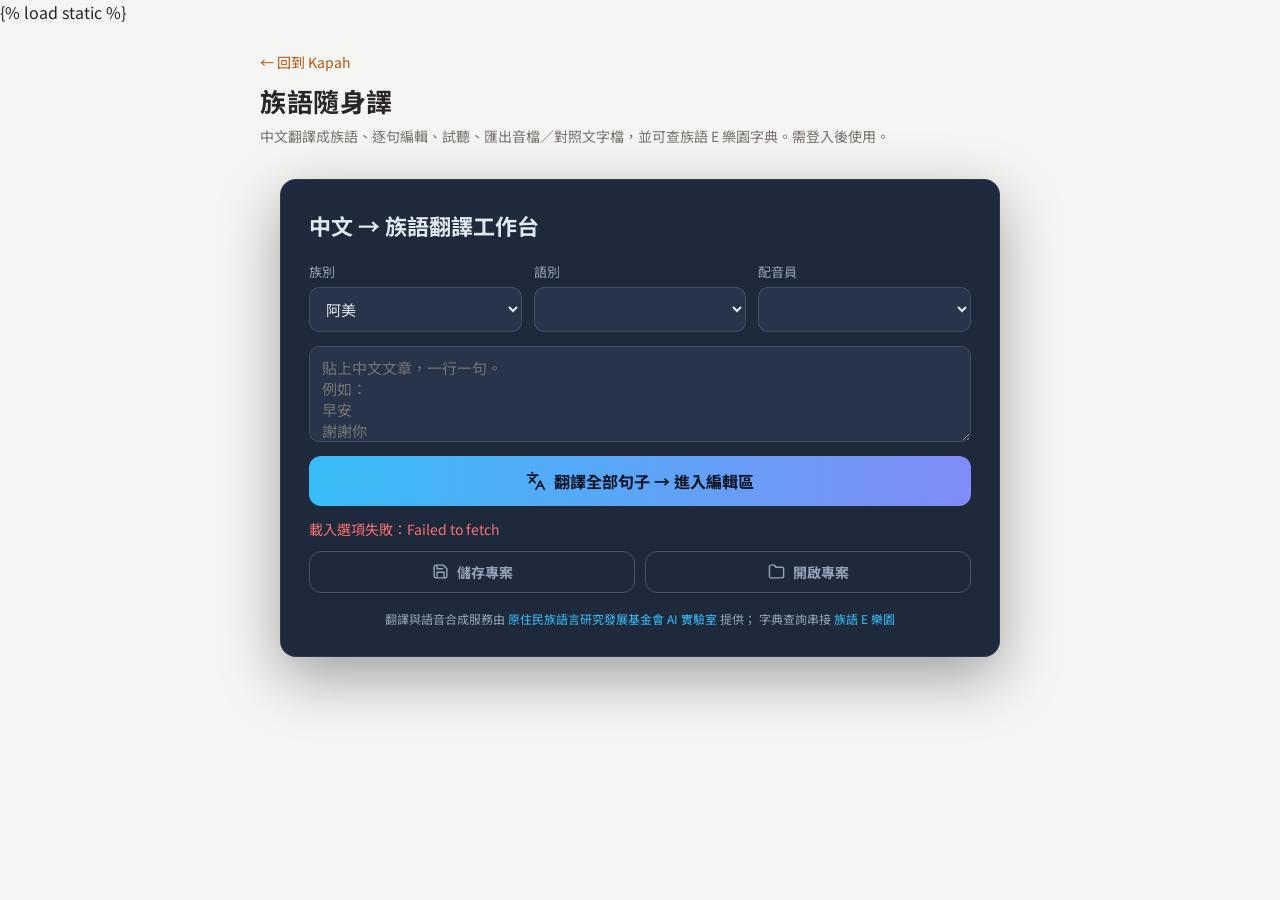
<file: deploy/kapah_zyfy.html>
{% load static %}
<!DOCTYPE html>
<html lang="zh-Hant">
<head>
  <meta charset="UTF-8">
  <meta name="viewport" content="width=device-width, initial-scale=1.0">
  <title>族語隨身譯 · Kapah</title>
  <link rel="preconnect" href="https://fonts.googleapis.com">
  <link rel="preconnect" href="https://fonts.gstatic.com" crossorigin>
  <link href="https://fonts.googleapis.com/css2?family=Noto+Sans+TC:wght@400;500;700&display=swap" rel="stylesheet">
  <style>
    body {
      margin: 0;
      font-family: "Noto Sans TC", system-ui, sans-serif;
      background: #f5f5f4; /* stone-100，對齊 Kapah 登入頁色調 */
      color: #292524;
      min-height: 100vh;
    }
    .zyfy-page-head {
      max-width: 760px;
      margin: 0 auto;
      padding: 28px 16px 8px;
    }
    .zyfy-page-head a {
      color: #b45309;
      text-decoration: none;
      font-size: 14px;
    }
    .zyfy-page-head h1 {
      margin: 10px 0 6px;
      font-size: 26px;
      letter-spacing: .02em;
    }
    .zyfy-page-head p {
      margin: 0;
      color: #78716c;
      font-size: 14px;
      line-height: 1.6;
    }
    /* 小工具本體在深色卡片裡，與淺色站內頁面形成對比 */
    #zyfy-tool { margin-top: 8px; }
  </style>
</head>
<body>
  <div class="zyfy-page-head">
    <a href="/">← 回到 Kapah</a>
    <h1>族語隨身譯</h1>
    <p>中文翻譯成族語、逐句編輯、試聽、匯出音檔／對照文字檔，並可查族語 E 樂園字典。需登入後使用。</p>
  </div>

<!-- ============================================================
     族語隨身譯：嵌入版小工具（編輯版）
     用法：把這整段（從這行註解到最後的 </script>）貼進你網站
     編輯器的「自訂 HTML」區塊即可。樣式只作用在小工具內部，
     不會影響你網站原本的版面。
     服務由原住民族語言研究發展基金會 AI 實驗室提供。
     ============================================================ -->
<div id="zyfy-tool">
  <h2 class="zyfy-title">中文 → 族語翻譯工作台</h2>

  <div class="zyfy-selects">
    <div class="zyfy-field">
      <label for="zyfy-eth">族別</label>
      <select id="zyfy-eth">
        <option>阿美</option><option>泰雅</option><option>排灣</option><option>布農</option>
        <option>卑南</option><option>魯凱</option><option>鄒</option><option>賽夏</option>
        <option>雅美</option><option>邵</option><option>噶瑪蘭</option><option>太魯閣</option>
        <option>撒奇萊雅</option><option>賽德克</option><option>拉阿魯哇</option><option>卡那卡那富</option>
      </select>
    </div>
    <div class="zyfy-field">
      <label for="zyfy-lang">語別</label>
      <select id="zyfy-lang"><option>載入中…</option></select>
    </div>
    <div class="zyfy-field">
      <label for="zyfy-spk">配音員</label>
      <select id="zyfy-spk"><option>載入中…</option></select>
    </div>
  </div>

  <textarea id="zyfy-input" maxlength="4000" placeholder="貼上中文文章，一行一句。&#10;例如：&#10;早安&#10;謝謝你&#10;我們明天見"></textarea>

  <button type="button" class="zyfy-run" id="zyfy-translate">
    <svg viewBox="0 0 24 24" fill="none" stroke="currentColor" stroke-width="2" stroke-linecap="round" stroke-linejoin="round"><path d="M5 8l6 6M4 14l6-6 2-3M2 5h12M7 2h1M22 22l-5-10-5 10M14 18h6"/></svg>
    <span>翻譯全部句子 → 進入編輯區</span>
  </button>

  <div class="zyfy-status" id="zyfy-status"></div>

  <div class="zyfy-project-bar">
    <button type="button" class="zyfy-ghost" id="zyfy-save-proj" title="把目前的句子與翻譯存成專案檔，下次可再編輯">
      <svg viewBox="0 0 24 24" fill="none" stroke="currentColor" stroke-width="2" stroke-linecap="round" stroke-linejoin="round"><path d="M19 21H5a2 2 0 0 1-2-2V5a2 2 0 0 1 2-2h11l5 5v11a2 2 0 0 1-2 2z"/><path d="M17 21v-8H7v8M7 3v5h8"/></svg>
      <span>儲存專案</span>
    </button>
    <button type="button" class="zyfy-ghost" id="zyfy-open-proj" title="開啟之前存的專案檔繼續編輯">
      <svg viewBox="0 0 24 24" fill="none" stroke="currentColor" stroke-width="2" stroke-linecap="round" stroke-linejoin="round"><path d="M22 19a2 2 0 0 1-2 2H4a2 2 0 0 1-2-2V5a2 2 0 0 1 2-2h5l2 3h9a2 2 0 0 1 2 2z"/></svg>
      <span>開啟專案</span>
    </button>
  </div>
  <input type="file" id="zyfy-proj-file" accept=".json,application/json" style="display:none">

  <div class="zyfy-editor" id="zyfy-editor">
    <div class="zyfy-editor-hint">上排中文、下排翻譯都可以直接修改。圖示：↻ 重翻、▶ 唸、⭳ 下載、📖 查字典、✕ 刪除；勾選後可「匯出勾選」或「刪除勾選」。</div>
    <div id="zyfy-rows"></div>

    <div class="zyfy-sel-bar">
      <button type="button" class="zyfy-ghost" id="zyfy-select-all" title="勾選全部句子">
        <svg viewBox="0 0 24 24" fill="none" stroke="currentColor" stroke-width="2" stroke-linecap="round" stroke-linejoin="round"><path d="M9 11l3 3L22 4"/><path d="M21 12v7a2 2 0 0 1-2 2H5a2 2 0 0 1-2-2V5a2 2 0 0 1 2-2h11"/></svg>
        <span>全選</span>
      </button>
      <button type="button" class="zyfy-ghost" id="zyfy-clear-sel" title="取消全部勾選">
        <svg viewBox="0 0 24 24" fill="none" stroke="currentColor" stroke-width="2" stroke-linecap="round" stroke-linejoin="round"><rect x="3" y="3" width="18" height="18" rx="2"/><path d="M8 12h8"/></svg>
        <span>清除勾選</span>
      </button>
      <button type="button" class="zyfy-ghost zyfy-danger" id="zyfy-delete-sel" title="刪除打勾的句子">
        <svg viewBox="0 0 24 24" fill="none" stroke="currentColor" stroke-width="2" stroke-linecap="round" stroke-linejoin="round"><path d="M3 6h18M8 6V4h8v2M19 6l-1 14H6L5 6"/></svg>
        <span>刪除勾選</span>
      </button>
    </div>

    <label class="zyfy-textonly">
      <input type="checkbox" id="zyfy-text-only"> 匯出時只存對照文字檔，不合成語音
    </label>

    <div class="zyfy-export-bar">
      <button type="button" class="zyfy-run zyfy-alt" id="zyfy-export-all" title="每句一個音檔＋對照文字檔">
        <svg viewBox="0 0 24 24" fill="none" stroke="currentColor" stroke-width="2" stroke-linecap="round" stroke-linejoin="round"><path d="M12 3v12m0 0l-5-5m5 5l5-5M4 21h16"/></svg>
        <span>匯出全部</span>
      </button>
      <button type="button" class="zyfy-run zyfy-alt" id="zyfy-export-sel" title="只匯出打勾的句子">
        <svg viewBox="0 0 24 24" fill="none" stroke="currentColor" stroke-width="2" stroke-linecap="round" stroke-linejoin="round"><path d="M20 6L9 17l-5-5"/><path d="M12 21H4V3h12v6"/></svg>
        <span>匯出勾選</span>
      </button>
      <button type="button" class="zyfy-run zyfy-alt2" id="zyfy-export-merge" title="把全部句子的語音接成一個檔">
        <svg viewBox="0 0 24 24" fill="none" stroke="currentColor" stroke-width="2" stroke-linecap="round" stroke-linejoin="round"><path d="M4 10v4M8 7v10M12 4v16M16 7v10M20 10v4"/></svg>
        <span>串接成一個語音檔</span>
      </button>
    </div>
  </div>

  <!-- Klokah 查字典面板 -->
  <div class="zyfy-dict" id="zyfy-dict" hidden>
    <div class="zyfy-dict-head">
      <strong>族語 E 樂園 · 查字典</strong>
      <button type="button" class="zyfy-icon" id="zyfy-dict-close" title="關閉">
        <svg viewBox="0 0 24 24" fill="none" stroke="currentColor" stroke-width="2" stroke-linecap="round" stroke-linejoin="round"><path d="M18 6L6 18M6 6l12 12"/></svg>
      </button>
    </div>
    <div class="zyfy-dict-search">
      <input type="text" id="zyfy-dict-q" placeholder="輸入中文或族語單字／句子">
      <button type="button" class="zyfy-run zyfy-alt" id="zyfy-dict-go" style="width:auto;padding:10px 16px;flex:none;">
        <svg viewBox="0 0 24 24" fill="none" stroke="currentColor" stroke-width="2" stroke-linecap="round" stroke-linejoin="round"><circle cx="11" cy="11" r="8"/><path d="M21 21l-4.3-4.3"/></svg>
        <span>查詢</span>
      </button>
    </div>
    <div class="zyfy-dict-meta" id="zyfy-dict-meta"></div>
    <div class="zyfy-dict-list" id="zyfy-dict-list"></div>
    <div class="zyfy-dict-foot">資料來源：
      <a href="https://web.klokah.tw/" target="_blank" rel="noopener">族語 E 樂園</a>
      （<a href="https://web.klokah.tw/api/" target="_blank" rel="noopener">公開 API</a>）
    </div>
  </div>

  <div class="zyfy-credit">
    翻譯與語音合成服務由
    <a href="https://ai-labs.ilrdf.org.tw/" target="_blank" rel="noopener">原住民族語言研究發展基金會 AI 實驗室</a> 提供；
    字典查詢串接
    <a href="https://web.klokah.tw/" target="_blank" rel="noopener">族語 E 樂園</a>
  </div>
</div>

<style>
/* 所有規則都以 #zyfy-tool 開頭，只作用在小工具內部 */
#zyfy-tool {
  --zyfy-card: #1e293b;
  --zyfy-card-2: #273449;
  --zyfy-text: #e2e8f0;
  --zyfy-muted: #94a3b8;
  --zyfy-accent: #38bdf8;
  --zyfy-accent-2: #818cf8;
  --zyfy-ok: #34d399;
  --zyfy-err: #f87171;
  box-sizing: border-box;
  max-width: 720px;
  margin: 24px auto;
  background: var(--zyfy-card);
  color: var(--zyfy-text);
  border: 1px solid rgba(148,163,184,.15);
  border-radius: 16px;
  padding: 28px;
  box-shadow: 0 20px 60px rgba(0,0,0,.35);
  font-family: "Noto Sans TC", system-ui, -apple-system, "PingFang TC", "Microsoft JhengHei", sans-serif;
  font-size: 15px;
  line-height: 1.6;
  text-align: left;
}
#zyfy-tool * { box-sizing: border-box; margin: 0; padding: 0; }
#zyfy-tool .zyfy-title { font-size: 22px; font-weight: 700; margin-bottom: 18px; color: var(--zyfy-text); }
#zyfy-tool .zyfy-selects { display: grid; grid-template-columns: repeat(auto-fit, minmax(160px, 1fr)); gap: 12px; margin-bottom: 14px; }
#zyfy-tool .zyfy-field label { display: block; font-size: 13px; color: var(--zyfy-muted); margin-bottom: 5px; }
#zyfy-tool select, #zyfy-tool textarea, #zyfy-tool input[type="text"] {
  width: 100%;
  background: var(--zyfy-card-2);
  color: var(--zyfy-text);
  border: 1px solid rgba(148,163,184,.25);
  border-radius: 10px;
  padding: 10px 12px;
  font-size: 15px;
  font-family: inherit;
}
#zyfy-tool select:focus, #zyfy-tool textarea:focus, #zyfy-tool input[type="text"]:focus { outline: 2px solid var(--zyfy-accent); border-color: transparent; }
#zyfy-tool textarea { resize: vertical; min-height: 96px; margin-bottom: 14px; }

#zyfy-tool .zyfy-run {
  display: inline-flex;
  align-items: center;
  justify-content: center;
  gap: 8px;
  width: 100%;
  border: 0;
  border-radius: 12px;
  padding: 13px;
  font-size: 16px;
  font-weight: 700;
  font-family: inherit;
  color: #0b1220;
  background: linear-gradient(90deg, var(--zyfy-accent), var(--zyfy-accent-2));
  cursor: pointer;
}
#zyfy-tool .zyfy-run svg { width: 20px; height: 20px; flex: none; }
#zyfy-tool .zyfy-run.zyfy-alt { background: linear-gradient(90deg, #34d399, #38bdf8); }
#zyfy-tool .zyfy-run.zyfy-alt2 { background: linear-gradient(90deg, #f0abfc, #818cf8); }
#zyfy-tool .zyfy-run:hover:not(:disabled) { filter: brightness(1.1); }
#zyfy-tool .zyfy-run:disabled { opacity: .55; cursor: wait; }

#zyfy-tool .zyfy-status { margin-top: 12px; font-size: 14px; color: var(--zyfy-accent); min-height: 21px; }
#zyfy-tool .zyfy-status.zyfy-err { color: var(--zyfy-err); }

#zyfy-tool .zyfy-editor { display: none; margin-top: 14px; }
#zyfy-tool .zyfy-editor.zyfy-show { display: block; }
#zyfy-tool .zyfy-editor-hint { font-size: 13px; color: var(--zyfy-muted); margin-bottom: 10px; }
#zyfy-tool #zyfy-rows { max-height: 420px; overflow-y: auto; margin-bottom: 12px; }

#zyfy-tool .zyfy-row {
  display: flex;
  gap: 10px;
  padding: 10px 0;
  border-bottom: 1px solid rgba(148,163,184,.15);
}
#zyfy-tool .zyfy-row:last-child { border-bottom: 0; }
#zyfy-tool .zyfy-row-side {
  display: grid;
  grid-template-columns: repeat(2, 32px);
  grid-auto-rows: 32px;
  gap: 6px;
  align-content: start;
  flex: none;
}
#zyfy-tool .zyfy-row-side input[type="checkbox"] {
  width: 18px; height: 18px; margin: 7px; accent-color: var(--zyfy-ok); cursor: pointer;
}
#zyfy-tool .zyfy-icon {
  display: inline-flex; align-items: center; justify-content: center;
  width: 32px; height: 32px;
  border: 1px solid rgba(148,163,184,.3);
  border-radius: 8px;
  background: var(--zyfy-card-2);
  color: var(--zyfy-text);
  cursor: pointer;
}
#zyfy-tool .zyfy-icon svg { width: 16px; height: 16px; }
#zyfy-tool .zyfy-icon:hover:not(:disabled) { border-color: var(--zyfy-accent); color: var(--zyfy-accent); }
#zyfy-tool .zyfy-icon:disabled { opacity: .4; cursor: wait; }
#zyfy-tool .zyfy-icon.zyfy-busy svg { animation: zyfy-spin 1s linear infinite; }
@keyframes zyfy-spin { to { transform: rotate(360deg); } }
#zyfy-tool .zyfy-row-main { flex: 1; display: flex; flex-direction: column; gap: 6px; min-width: 0; }
#zyfy-tool .zyfy-row-main .zyfy-tr { color: var(--zyfy-ok); font-weight: 700; }

#zyfy-tool .zyfy-project-bar { display: grid; grid-template-columns: 1fr 1fr; gap: 10px; margin-top: 10px; }
#zyfy-tool .zyfy-ghost {
  display: inline-flex; align-items: center; justify-content: center; gap: 8px;
  border: 1px solid rgba(148,163,184,.35);
  border-radius: 12px;
  padding: 10px;
  background: transparent;
  color: var(--zyfy-muted);
  font-size: 14px;
  font-weight: 700;
  font-family: inherit;
  cursor: pointer;
}
#zyfy-tool .zyfy-ghost svg { width: 17px; height: 17px; }
#zyfy-tool .zyfy-ghost:hover:not(:disabled) { border-color: var(--zyfy-accent); color: var(--zyfy-accent); }
#zyfy-tool .zyfy-ghost:disabled { opacity: .5; cursor: wait; }
#zyfy-tool .zyfy-ghost.zyfy-danger:hover:not(:disabled) { border-color: var(--zyfy-err); color: var(--zyfy-err); }
#zyfy-tool .zyfy-sel-bar { display: grid; grid-template-columns: repeat(3, 1fr); gap: 8px; margin-bottom: 12px; }
#zyfy-tool .zyfy-icon.zyfy-del:hover:not(:disabled) { border-color: var(--zyfy-err); color: var(--zyfy-err); }
#zyfy-tool .zyfy-textonly { display: flex; align-items: center; gap: 8px; font-size: 14px; color: var(--zyfy-muted); margin-bottom: 10px; cursor: pointer; }
#zyfy-tool .zyfy-textonly input { width: 16px; height: 16px; accent-color: var(--zyfy-ok); }
#zyfy-tool .zyfy-export-bar { display: grid; grid-template-columns: repeat(auto-fit, minmax(180px, 1fr)); gap: 10px; }
#zyfy-tool .zyfy-credit { margin-top: 16px; font-size: 12px; color: var(--zyfy-muted); text-align: center; }
#zyfy-tool .zyfy-credit a { color: var(--zyfy-accent); text-decoration: none; }

/* ---------- 查字典面板 ---------- */
#zyfy-tool .zyfy-dict {
  margin-top: 14px;
  background: var(--zyfy-card-2);
  border: 1px solid rgba(148,163,184,.2);
  border-radius: 12px;
  padding: 14px;
}
#zyfy-tool .zyfy-dict[hidden] { display: none !important; }
#zyfy-tool .zyfy-dict-head {
  display: flex; align-items: center; justify-content: space-between;
  margin-bottom: 10px; color: var(--zyfy-text);
}
#zyfy-tool .zyfy-dict-search { display: flex; gap: 8px; margin-bottom: 8px; }
#zyfy-tool .zyfy-dict-search input { flex: 1; }
#zyfy-tool .zyfy-dict-meta { font-size: 13px; color: var(--zyfy-muted); margin-bottom: 8px; min-height: 18px; }
#zyfy-tool .zyfy-dict-list { max-height: 280px; overflow-y: auto; }
#zyfy-tool .zyfy-dict-item {
  display: flex; gap: 10px; align-items: flex-start;
  padding: 10px 0; border-bottom: 1px solid rgba(148,163,184,.15);
}
#zyfy-tool .zyfy-dict-item:last-child { border-bottom: 0; }
#zyfy-tool .zyfy-dict-item .zyfy-di-main { flex: 1; min-width: 0; }
#zyfy-tool .zyfy-dict-item .zyfy-di-native { color: var(--zyfy-ok); font-weight: 700; word-break: break-word; }
#zyfy-tool .zyfy-dict-item .zyfy-di-zh { color: var(--zyfy-text); font-size: 14px; }
#zyfy-tool .zyfy-dict-item .zyfy-di-src { color: var(--zyfy-muted); font-size: 12px; margin-top: 2px; }
#zyfy-tool .zyfy-dict-item .zyfy-di-src a { color: var(--zyfy-accent); text-decoration: none; }
#zyfy-tool .zyfy-dict-item .zyfy-apply {
  flex: none; border: 0; border-radius: 8px; padding: 7px 12px;
  background: var(--zyfy-ok); color: #06281c; font-weight: 700;
  font-size: 13px; font-family: inherit; cursor: pointer;
}
#zyfy-tool .zyfy-dict-item .zyfy-apply:hover { filter: brightness(1.1); }
#zyfy-tool .zyfy-dict-foot { margin-top: 10px; font-size: 12px; color: var(--zyfy-muted); }
#zyfy-tool .zyfy-dict-foot a { color: var(--zyfy-accent); text-decoration: none; }
#zyfy-tool .zyfy-row.zyfy-active {
  background: rgba(56,189,248,.08);
  border-radius: 8px;
  margin: 0 -6px;
  padding-left: 6px;
  padding-right: 6px;
}
</style>

<script>
(function () {
  'use strict';

  // 等元件出現才初始化：有些網站編輯器會把 script 移到頁首或延後渲染內容
  let zyfyTries = 0;
  function zyfyBoot() {
    if (document.getElementById('zyfy-eth')) {
      try { zyfyInit(); } catch (e) {
        console.error('【族語隨身譯】初始化失敗:', e);
        const st = document.getElementById('zyfy-status');
        if (st) { st.textContent = '初始化失敗：' + e.message; st.className = 'zyfy-status zyfy-err'; }
      }
      return;
    }
    if (++zyfyTries < 40) setTimeout(zyfyBoot, 500);   // 最多等 20 秒
    else console.error('【族語隨身譯】找不到小工具的 HTML 元件，可能被編輯器移除或改寫。');
  }
  if (document.readyState === 'loading') {
    document.addEventListener('DOMContentLoaded', zyfyBoot);
  } else {
    zyfyBoot();
  }

  function zyfyInit() {

  const TRANSLATE_APP = 'https://ai-labs.ilrdf.org.tw/kari-seejiq-tnpusu-ai-hmjil';
  const TTS_APP       = 'https://ai-labs.ilrdf.org.tw/hnang-kari-ai-asi-sluhay';
  const DEFAULT_LANG_LABEL = '阿美_南勢';
  const DEFAULT_SPEAKER = '阿美_南勢_女聲';

  const ICON_RETRY = '<svg viewBox="0 0 24 24" fill="none" stroke="currentColor" stroke-width="2" stroke-linecap="round" stroke-linejoin="round"><path d="M21 12a9 9 0 1 1-2.6-6.4M21 3v6h-6"/></svg>';
  const ICON_PLAY = '<svg viewBox="0 0 24 24" fill="currentColor"><path d="M8 5v14l11-7z"/></svg>';
  const ICON_DL = '<svg viewBox="0 0 24 24" fill="none" stroke="currentColor" stroke-width="2" stroke-linecap="round" stroke-linejoin="round"><path d="M12 3v12m0 0l-5-5m5 5l5-5M4 21h16"/></svg>';
  const ICON_BOOK = '<svg viewBox="0 0 24 24" fill="none" stroke="currentColor" stroke-width="2" stroke-linecap="round" stroke-linejoin="round"><path d="M4 19.5A2.5 2.5 0 0 1 6.5 17H20"/><path d="M6.5 2H20v20H6.5A2.5 2.5 0 0 1 4 19.5v-15A2.5 2.5 0 0 1 6.5 2z"/></svg>';
  const ICON_DEL = '<svg viewBox="0 0 24 24" fill="none" stroke="currentColor" stroke-width="2" stroke-linecap="round" stroke-linejoin="round"><path d="M18 6L6 18M6 6l12 12"/></svg>';

  // 你的語別標籤 → Klokah 方言編號（官方 API https://web.klokah.tw/api/）
  const KLOKAH_DIALECT = {
    '阿美_南勢': 1, '阿美_秀姑巒': 2, '阿美_海岸': 3, '阿美_馬蘭': 4, '阿美_恆春': 5,
    '泰雅_賽考利克': 6, '泰雅_澤敖利': 7, '泰雅_汶水': 8, '泰雅_萬大': 9,
    '泰雅_四季': 10, '泰雅_宜蘭澤敖利': 11,
    '賽夏': 13, '邵': 14,
    '賽德克_都達': 15, '賽德克_德固達雅': 16, '賽德克_德鹿谷': 17,
    '布農_卓群': 18, '布農_卡群': 19, '布農_丹群': 20, '布農_巒群': 21, '布農_郡群': 22,
    '排灣_東': 23, '排灣_北': 24, '排灣_中': 25, '排灣_南': 26,
    '魯凱_東': 27, '魯凱_霧台': 28, '魯凱_大武': 29, '魯凱_多納': 30, '魯凱_茂林': 31, '魯凱_萬山': 32,
    '太魯閣': 33, '噶瑪蘭': 34, '鄒': 35,
    '卡那卡那富': 36, '拉阿魯哇': 37,
    '卑南_南王': 38, '卑南_知本': 39, '卑南_西群': 40, '卑南_建和': 41,
    '雅美': 42, '撒奇萊雅': 43
  };
  const KLOKAH_SRC_NAME = {
    alphabet: '字母篇', conversation: '生活會話', speech: '句型篇', nine: '九階教材',
    twelve: '十二年國教教材', vocabulary: '千詞表', custom: '自訂辭典',
    song: '歌謠篇', picture: '圖畫故事', read: '閱讀書寫', culture: '文化篇',
    dialogue: '情境族語', essay: '族語短文', readingtext: '閱讀文本'
  };

  const $ = (id) => document.getElementById('zyfy-' + id);
  const toolEl = document.getElementById('zyfy-tool');
  const ethSel = $('eth'), langSel = $('lang'), spkSel = $('spk');
  const inputBox = $('input'), statusEl = $('status');
  const translateBtn = $('translate'), editorEl = $('editor'), rowsEl = $('rows');
  const textOnlyCb = $('text-only');
  const exportAllBtn = $('export-all'), exportSelBtn = $('export-sel'), exportMergeBtn = $('export-merge');
  const saveProjBtn = $('save-proj'), openProjBtn = $('open-proj'), projFileInput = $('proj-file');
  const selectAllBtn = $('select-all'), clearSelBtn = $('clear-sel'), deleteSelBtn = $('delete-sel');
  const dictPanel = $('dict'), dictQ = $('dict-q'), dictGo = $('dict-go');
  const dictMeta = $('dict-meta'), dictList = $('dict-list'), dictClose = $('dict-close');

  const audioCache = new Map();   // 「配音員\u0000文字」-> wav Blob（唸過就不重新合成）
  const AUTO_KEY = 'zyfy_autosave_v1';
  let sharedPlayer = null;
  let pendingProject = null;   // 開啟專案時暫存，等選項載入完再套用
  let suppressAutosave = false;
  let dictTargetRow = null;    // 目前查字典對應的編輯列

  function status(text, isErr) {
    statusEl.textContent = text;
    statusEl.className = 'zyfy-status' + (isErr ? ' zyfy-err' : '');
  }

  function setBusy(busy) {
    toolEl.dataset.busy = busy ? '1' : '0';
    for (const b of [translateBtn, exportAllBtn, exportSelBtn, exportMergeBtn,
                     saveProjBtn, openProjBtn, selectAllBtn, clearSelBtn, deleteSelBtn]) {
      if (b) b.disabled = busy;
    }
    for (const b of rowsEl.querySelectorAll('button')) b.disabled = busy;
  }
  const isBusy = () => toolEl.dataset.busy === '1';

  // ---------- Gradio API ----------
  const configCache = {};
  async function getFnIndex(appBase, apiName) {
    if (!configCache[appBase]) {
      configCache[appBase] = await (await fetch(appBase + '/config')).json();
    }
    const dep = configCache[appBase].dependencies.find(d => d.api_name === apiName);
    if (!dep) throw new Error('找不到 API：' + apiName);
    return dep.id;
  }

  const newSession = () => Math.random().toString(36).slice(2) + Date.now().toString(36);

  async function gradioCall(appBase, apiName, data, sessionHash) {
    const fnIndex = await getFnIndex(appBase, apiName);

    // 順序很重要：先送 queue/join（伺服器會暫存結果），再開 SSE 監聽。
    const res = await fetch(appBase + '/gradio_api/queue/join', {
      method: 'POST',
      headers: { 'Content-Type': 'application/json' },
      body: JSON.stringify({ data, fn_index: fnIndex, session_hash: sessionHash })
    });
    if (!res.ok) throw new Error('排隊失敗 HTTP ' + res.status);

    return new Promise((resolve, reject) => {
      const es = new EventSource(appBase + '/gradio_api/queue/data?session_hash=' + sessionHash);
      const timer = setTimeout(() => fail(new Error(apiName + ' 等待逾時')), 180000);
      function fail(err) { clearTimeout(timer); es.close(); reject(err); }

      es.onmessage = (ev) => {
        let msg;
        try { msg = JSON.parse(ev.data); } catch { return; }
        if (msg.msg === 'process_completed') {
          clearTimeout(timer);
          es.close();
          if (msg.success === false) reject(new Error(apiName + ' 後端處理失敗'));
          else resolve(msg.output.data);
        }
      };
      es.onerror = () => fail(new Error(apiName + ' 連線中斷'));
    });
  }

  // 翻譯前必須用同一 session 先呼叫 lambda_1 解鎖該族別的語別選項
  async function translateOne(langCode, text, session) {
    let sess = session;
    if (!sess) {
      sess = newSession();
      await gradioCall(TRANSLATE_APP, 'lambda_1', [ethSel.value], sess);
    }
    const out = await gradioCall(TRANSLATE_APP, 'translate_1', [text, 'zho_Hant', langCode], sess);
    return (out[0] || '').trim();
  }

  // 取得語音（含快取）
  async function getAudio(speaker, text, session) {
    const key = speaker + '\u0000' + text;
    if (audioCache.has(key)) return audioCache.get(key);
    if (text.length > 300) throw new Error('文字超過 300 字元上限');
    let sess = session;
    if (!sess) {
      sess = newSession();
      await gradioCall(TTS_APP, 'lambda', [ethSel.value], sess);
    }
    const out = await gradioCall(TTS_APP, 'default_speaker_tts', [speaker, text], sess);
    const file = out[0];
    if (!file || !file.url) throw new Error('合成結果沒有音檔');
    const blob = await (await fetch(file.url)).blob();
    audioCache.set(key, blob);
    return blob;
  }

  function sanitizeFilename(name) {
    name = (name || '').replace(/[\\\/:\*\?"<>\|\r\n]+/g, ' ').replace(/\s+/g, ' ').trim();
    if (name.length > 60) name = name.slice(0, 60).trim();
    return name || 'tts_audio';
  }

  function downloadBlob(blob, filename) {
    const url = URL.createObjectURL(blob);
    const a = document.createElement('a');
    a.href = url;
    a.download = filename;
    document.body.appendChild(a);
    a.click();
    a.remove();
    setTimeout(() => URL.revokeObjectURL(url), 3000);
  }

  function timeStamp() {
    const d = new Date();
    return d.getFullYear() + String(d.getMonth() + 1).padStart(2, '0') + String(d.getDate()).padStart(2, '0') +
           '_' + String(d.getHours()).padStart(2, '0') + String(d.getMinutes()).padStart(2, '0');
  }

  // ---------- WAV 串接（純前端，不需任何套件） ----------
  function wavChunks(buf) {
    const dv = new DataView(buf);
    let off = 12, fmt = null, data = null;
    while (off + 8 <= dv.byteLength) {
      const id = String.fromCharCode(dv.getUint8(off), dv.getUint8(off + 1), dv.getUint8(off + 2), dv.getUint8(off + 3));
      const size = dv.getUint32(off + 4, true);
      if (id === 'fmt ') fmt = { channels: dv.getUint16(off + 10, true), rate: dv.getUint32(off + 12, true), bits: dv.getUint16(off + 22, true) };
      if (id === 'data') { data = { offset: off + 8, size }; break; }
      off += 8 + size + (size % 2);
    }
    if (!fmt || !data) throw new Error('WAV 格式解析失敗');
    return { fmt, data };
  }

  async function mergeWavBlobs(blobs, gapSeconds) {
    const bufs = [];
    for (const b of blobs) bufs.push(await b.arrayBuffer());
    const { fmt } = wavChunks(bufs[0]);
    const bytesPerFrame = fmt.channels * fmt.bits / 8;
    const gapBytes = Math.floor(fmt.rate * gapSeconds) * bytesPerFrame;

    const parts = [];
    let total = 0;
    bufs.forEach((buf, i) => {
      const { data } = wavChunks(buf);
      if (i > 0 && gapBytes) { parts.push(new Uint8Array(gapBytes)); total += gapBytes; }
      parts.push(new Uint8Array(buf, data.offset, data.size));
      total += data.size;
    });

    const header = new ArrayBuffer(44);
    const dv = new DataView(header);
    const wstr = (o, s) => { for (let i = 0; i < s.length; i++) dv.setUint8(o + i, s.charCodeAt(i)); };
    wstr(0, 'RIFF'); dv.setUint32(4, 36 + total, true); wstr(8, 'WAVE');
    wstr(12, 'fmt '); dv.setUint32(16, 16, true); dv.setUint16(20, 1, true);
    dv.setUint16(22, fmt.channels, true); dv.setUint32(24, fmt.rate, true);
    dv.setUint32(28, fmt.rate * bytesPerFrame, true); dv.setUint16(32, bytesPerFrame, true); dv.setUint16(34, fmt.bits, true);
    wstr(36, 'data'); dv.setUint32(40, total, true);
    return new Blob([header, ...parts], { type: 'audio/wav' });
  }

  // ---------- 選項載入 ----------
  async function loadOptions() {
    status('載入語別與配音員…');
    langSel.innerHTML = spkSel.innerHTML = '';
    try {
      const [langData, spkData] = await Promise.all([
        gradioCall(TRANSLATE_APP, 'lambda_1', [ethSel.value], newSession()),
        gradioCall(TTS_APP, 'lambda', [ethSel.value], newSession())
      ]);
      for (const [label, code] of langData[0].choices) langSel.add(new Option(label, code));
      for (const [label] of spkData[0].choices) spkSel.add(new Option(label, label));
      // 預設選擇：阿美_南勢／阿美_南勢_女聲（清單裡沒有就維持第一個）
      const defLang = langData[0].choices.find(c => c[0] === DEFAULT_LANG_LABEL);
      if (defLang) langSel.value = defLang[1];
      if ([...spkSel.options].some(o => o.value === DEFAULT_SPEAKER)) spkSel.value = DEFAULT_SPEAKER;

      // 開啟專案／自動復原：選項載入完再套用內容
      if (pendingProject) {
        const p = pendingProject;
        pendingProject = null;
        applyProjectData(p, langData[0].choices, spkData[0].choices);
      } else {
        status('');
      }
    } catch (err) {
      status('載入選項失敗：' + err.message, true);
    }
  }
  ethSel.addEventListener('change', () => {
    scheduleAutosave();
    loadOptions();
  });

  // ---------- 編輯區 ----------
  function addRow(zh, tr) {
    const row = document.createElement('div');
    row.className = 'zyfy-row';
    row.innerHTML =
      '<div class="zyfy-row-side">' +
        '<input type="checkbox" class="zyfy-check" title="勾選後可匯出勾選或刪除勾選">' +
        '<button type="button" class="zyfy-icon zyfy-re" title="重新翻譯這一句">' + ICON_RETRY + '</button>' +
        '<button type="button" class="zyfy-icon zyfy-play" title="唸這一句">' + ICON_PLAY + '</button>' +
        '<button type="button" class="zyfy-icon zyfy-dl1" title="下載這一句的音檔">' + ICON_DL + '</button>' +
        '<button type="button" class="zyfy-icon zyfy-dict-btn" title="查字典（族語E樂園）">' + ICON_BOOK + '</button>' +
        '<button type="button" class="zyfy-icon zyfy-del" title="刪除這一句">' + ICON_DEL + '</button>' +
      '</div>' +
      '<div class="zyfy-row-main">' +
        '<input type="text" class="zyfy-zh" placeholder="中文">' +
        '<input type="text" class="zyfy-tr" placeholder="族語翻譯">' +
      '</div>';
    row.querySelector('.zyfy-zh').value = zh;
    row.querySelector('.zyfy-tr').value = tr;
    row.querySelector('.zyfy-zh').addEventListener('input', scheduleAutosave);
    row.querySelector('.zyfy-tr').addEventListener('input', scheduleAutosave);
    row.querySelector('.zyfy-check').addEventListener('change', scheduleAutosave);

    // ↻ 重新翻譯這一句
    row.querySelector('.zyfy-re').addEventListener('click', async (ev) => {
      if (isBusy()) return;
      const btn = ev.currentTarget;
      const zhNow = row.querySelector('.zyfy-zh').value.trim();
      if (!zhNow) { status('這一行的中文是空的', true); return; }
      btn.disabled = true; btn.classList.add('zyfy-busy');
      try {
        status('重新翻譯：' + zhNow);
        const native = await translateOne(langSel.value, zhNow);
        row.querySelector('.zyfy-tr').value = native;
        status('重新翻譯完成：' + native);
        scheduleAutosave();
      } catch (err) {
        status('重翻失敗：' + err.message, true);
      } finally {
        btn.disabled = false; btn.classList.remove('zyfy-busy');
      }
    });

    // ▶ 唸這一句
    row.querySelector('.zyfy-play').addEventListener('click', async (ev) => {
      if (isBusy()) return;
      const btn = ev.currentTarget;
      const tr2 = row.querySelector('.zyfy-tr').value.trim();
      if (!tr2) { status('這一行還沒有翻譯文字', true); return; }
      btn.disabled = true; btn.classList.add('zyfy-busy');
      try {
        const cached = audioCache.has(spkSel.value + '\u0000' + tr2);
        if (!cached) status('合成語音中（約 5～20 秒）：' + tr2);
        const blob = await getAudio(spkSel.value, tr2);
        if (sharedPlayer) { sharedPlayer.pause(); }
        sharedPlayer = new Audio(URL.createObjectURL(blob));
        await sharedPlayer.play();
        status('▶ 播放：' + tr2);
      } catch (err) {
        status('試聽失敗：' + err.message, true);
      } finally {
        btn.disabled = false; btn.classList.remove('zyfy-busy');
      }
    });

    // ⭳ 下載這一句
    row.querySelector('.zyfy-dl1').addEventListener('click', async (ev) => {
      if (isBusy()) return;
      const btn = ev.currentTarget;
      const tr2 = row.querySelector('.zyfy-tr').value.trim();
      if (!tr2) { status('這一行還沒有翻譯文字', true); return; }
      btn.disabled = true; btn.classList.add('zyfy-busy');
      try {
        const cached = audioCache.has(spkSel.value + '\u0000' + tr2);
        if (!cached) status('合成語音中（約 5～20 秒）：' + tr2);
        const blob = await getAudio(spkSel.value, tr2);
        downloadBlob(blob, sanitizeFilename(tr2) + '.wav');
        status('已下載：' + sanitizeFilename(tr2) + '.wav');
      } catch (err) {
        status('下載失敗：' + err.message, true);
      } finally {
        btn.disabled = false; btn.classList.remove('zyfy-busy');
      }
    });

    // ✕ 刪除這一句
    row.querySelector('.zyfy-del').addEventListener('click', () => {
      if (isBusy()) return;
      row.remove();
      if (dictTargetRow === row) closeDict();
      if (!rowsEl.querySelector('.zyfy-row')) editorEl.classList.remove('zyfy-show');
      status('已刪除 1 句，剩餘 ' + rowsEl.querySelectorAll('.zyfy-row').length + ' 句');
      scheduleAutosave();
    });

    // 📖 查字典
    row.querySelector('.zyfy-dict-btn').addEventListener('click', () => {
      if (isBusy()) return;
      openDictForRow(row);
    });

    rowsEl.appendChild(row);
  }

  function collectRows(selectedOnly) {
    const items = [];
    for (const row of rowsEl.querySelectorAll('.zyfy-row')) {
      if (selectedOnly && !row.querySelector('.zyfy-check').checked) continue;
      const zh = row.querySelector('.zyfy-zh').value.trim();
      const tr = row.querySelector('.zyfy-tr').value.trim();
      if (zh && tr) items.push({ zh, tr });
    }
    return items;
  }

  // ---------- 翻譯全部 ----------
  translateBtn.addEventListener('click', async () => {
    const lines = inputBox.value.split('\n').map(s => s.trim()).filter(s => s);
    if (!lines.length) { status('請先貼上中文（一行一句）', true); return; }
    if (!langSel.value) { status('語別尚未載入完成', true); return; }

    setBusy(true);
    rowsEl.innerHTML = '';
    editorEl.classList.remove('zyfy-show');
    try {
      // 整批共用同一個 session：解鎖一次族別即可
      const sess = newSession();
      await gradioCall(TRANSLATE_APP, 'lambda_1', [ethSel.value], sess);

      for (let i = 0; i < lines.length; i++) {
        status('翻譯中（' + (i + 1) + '/' + lines.length + '）：' + lines[i]);
        let native = '';
        try {
          native = await translateOne(langSel.value, lines[i], sess);
        } catch (err) {
          console.error(err);
        }
        addRow(lines[i], native);
        editorEl.classList.add('zyfy-show');
      }
      status('翻譯完成，共 ' + lines.length + ' 句。可在編輯區修改文字、逐句重翻或試聽，再匯出。');
      scheduleAutosave();
    } catch (err) {
      console.error(err);
      status('失敗：' + err.message, true);
    } finally {
      setBusy(false);
    }
  });

  // ---------- 專案：儲存／開啟／自動復原（與 GUI 通用 JSON） ----------
  function snapshotProject() {
    const rows = [];
    for (const row of rowsEl.querySelectorAll('.zyfy-row')) {
      rows.push({
        zh: row.querySelector('.zyfy-zh').value,
        tr: row.querySelector('.zyfy-tr').value,
        checked: !!row.querySelector('.zyfy-check').checked
      });
    }
    return {
      app: 'zyfy-project',
      version: 1,
      ethnicity: ethSel.value,
      lang_label: langSel.selectedOptions[0] ? langSel.selectedOptions[0].text : '',
      speaker: spkSel.value,
      input: inputBox.value,
      text_only: !!textOnlyCb.checked,
      rows: rows
    };
  }

  function applyProjectData(p, langChoices, spkChoices) {
    suppressAutosave = true;
    try {
      if (p.lang_label) {
        const hit = (langChoices || []).find(c => c[0] === p.lang_label);
        if (hit) langSel.value = hit[1];
      }
      if (p.speaker && [...spkSel.options].some(o => o.value === p.speaker)) {
        spkSel.value = p.speaker;
      }
      if (typeof p.input === 'string') inputBox.value = p.input;
      if (typeof p.text_only === 'boolean') textOnlyCb.checked = p.text_only;

      rowsEl.innerHTML = '';
      for (const r of (p.rows || [])) {
        addRow(r.zh || '', r.tr || '');
        const last = rowsEl.lastElementChild;
        if (last && r.checked) last.querySelector('.zyfy-check').checked = true;
      }
      if ((p.rows || []).length) editorEl.classList.add('zyfy-show');
      else editorEl.classList.remove('zyfy-show');
      status('✓ 專案已載入，共 ' + (p.rows || []).length + ' 句，可以繼續編輯');
    } finally {
      suppressAutosave = false;
      scheduleAutosave();
    }
  }

  function openProjectObject(data) {
    if (!data || data.app !== 'zyfy-project' || !Array.isArray(data.rows)) {
      throw new Error('不是族語專案檔');
    }
    pendingProject = data;
    if (data.ethnicity && [...ethSel.options].some(o => o.value === data.ethnicity)) {
      ethSel.value = data.ethnicity;
    }
    status('開啟專案中（載入選項…）');
    loadOptions();
  }

  let autosaveTimer = null;
  function scheduleAutosave() {
    if (suppressAutosave) return;
    clearTimeout(autosaveTimer);
    autosaveTimer = setTimeout(() => {
      try {
        const snap = snapshotProject();
        if (!snap.rows.length && !(snap.input || '').trim()) {
          localStorage.removeItem(AUTO_KEY);
          return;
        }
        localStorage.setItem(AUTO_KEY, JSON.stringify(snap));
      } catch (e) {
        console.warn('自動儲存失敗', e);
      }
    }, 400);
  }

  saveProjBtn.addEventListener('click', () => {
    const snap = snapshotProject();
    if (!snap.rows.length) {
      status('編輯區還沒有內容，沒有東西可以存', true);
      return;
    }
    const blob = new Blob([JSON.stringify(snap, null, 1)], { type: 'application/json;charset=utf-8' });
    downloadBlob(blob, '族語專案_' + ethSel.value + '_' + timeStamp() + '.json');
    status('✓ 專案已下載，下次可用「開啟專案」繼續編輯');
    scheduleAutosave();
  });

  openProjBtn.addEventListener('click', () => projFileInput.click());
  projFileInput.addEventListener('change', async () => {
    const file = projFileInput.files && projFileInput.files[0];
    projFileInput.value = '';
    if (!file) return;
    try {
      const data = JSON.parse(await file.text());
      openProjectObject(data);
    } catch (err) {
      status('無法讀取專案檔：' + err.message, true);
    }
  });

  inputBox.addEventListener('input', scheduleAutosave);
  textOnlyCb.addEventListener('change', scheduleAutosave);
  langSel.addEventListener('change', scheduleAutosave);
  spkSel.addEventListener('change', scheduleAutosave);

  // 啟動：若有自動儲存內容就復原，否則載入預設選項
  try {
    const raw = localStorage.getItem(AUTO_KEY);
    if (raw) {
      const data = JSON.parse(raw);
      if (data && data.app === 'zyfy-project' && Array.isArray(data.rows) && data.rows.length) {
        openProjectObject(data);
      } else {
        loadOptions();
      }
    } else {
      loadOptions();
    }
  } catch (e) {
    loadOptions();
  }

  // ---------- 匯出（全部／勾選） ----------
  async function doExport(selectedOnly) {
    const items = collectRows(selectedOnly);
    if (!items.length) {
      status(selectedOnly ? '沒有勾選任何句子' : '編輯區沒有可匯出的句子', true);
      return;
    }
    const textOnly = textOnlyCb.checked;
    setBusy(true);
    try {
      if (!textOnly) {
        const sess = newSession();
        await gradioCall(TTS_APP, 'lambda', [ethSel.value], sess);   // 解鎖配音員，一次即可
        for (let i = 0; i < items.length; i++) {
          status('合成中（' + (i + 1) + '/' + items.length + '）：' + items[i].tr);
          const blob = await getAudio(spkSel.value, items[i].tr, sess);
          downloadBlob(blob, sanitizeFilename(items[i].tr) + '.wav');
          await new Promise(r => setTimeout(r, 400));  // 讓瀏覽器接受連續下載
        }
      }
      // 一行中文、一行翻譯，依編輯區順序（含 BOM 讓 Windows 記事本正確開啟）
      const txt = items.map(it => it.zh + '\n' + it.tr).join('\n') + '\n';
      const name = '翻譯對照' + (selectedOnly ? '_勾選' : '') + '_' + ethSel.value + '_' + timeStamp() + '.txt';
      downloadBlob(new Blob(['\ufeff' + txt], { type: 'text/plain;charset=utf-8' }), name);
      status('匯出完成！共 ' + items.length + ' 句' + (textOnly ? '（僅文字檔）' : '（音檔＋文字檔）') + '。');
    } catch (err) {
      console.error(err);
      status('匯出失敗：' + err.message, true);
    } finally {
      setBusy(false);
    }
  }
  exportAllBtn.addEventListener('click', () => doExport(false));
  exportSelBtn.addEventListener('click', () => doExport(true));

  // ---------- 全選／清除勾選／刪除勾選 ----------
  selectAllBtn.addEventListener('click', () => {
    const rows = rowsEl.querySelectorAll('.zyfy-row');
    if (!rows.length) { status('編輯區還沒有句子', true); return; }
    for (const row of rows) row.querySelector('.zyfy-check').checked = true;
    status('已全選 ' + rows.length + ' 句');
    scheduleAutosave();
  });
  clearSelBtn.addEventListener('click', () => {
    const rows = rowsEl.querySelectorAll('.zyfy-row');
    for (const row of rows) row.querySelector('.zyfy-check').checked = false;
    status(rows.length ? '已清除勾選' : '編輯區還沒有句子');
    scheduleAutosave();
  });
  deleteSelBtn.addEventListener('click', () => {
    if (isBusy()) return;
    const checked = [...rowsEl.querySelectorAll('.zyfy-row')].filter(r => r.querySelector('.zyfy-check').checked);
    if (!checked.length) { status('請先勾選要刪除的句子', true); return; }
    if (!confirm('確定刪除勾選的 ' + checked.length + ' 句嗎？')) return;
    for (const row of checked) {
      if (dictTargetRow === row) closeDict();
      row.remove();
    }
    const left = rowsEl.querySelectorAll('.zyfy-row').length;
    if (!left) editorEl.classList.remove('zyfy-show');
    status('✓ 已刪除 ' + checked.length + ' 句，剩餘 ' + left + ' 句');
    scheduleAutosave();
  });

  // ---------- Klokah 查字典（內嵌＋套用） ----------
  function currentDialectId() {
    const label = langSel.selectedOptions[0] ? langSel.selectedOptions[0].text : '';
    if (KLOKAH_DIALECT[label] != null) return { id: KLOKAH_DIALECT[label], label };
    // 容錯：部分標籤可能多了底線後綴，用包含比對
    for (const [k, v] of Object.entries(KLOKAH_DIALECT)) {
      if (label.includes(k) || k.includes(label)) return { id: v, label: k };
    }
    return { id: null, label };
  }

  function getInputSelection(el) {
    if (!el || typeof el.selectionStart !== 'number') return '';
    if (el.selectionStart === el.selectionEnd) return '';
    return el.value.slice(el.selectionStart, el.selectionEnd).trim();
  }

  function closeDict() {
    dictPanel.hidden = true;
    if (dictTargetRow) dictTargetRow.classList.remove('zyfy-active');
    dictTargetRow = null;
  }

  function openDictForRow(row) {
    for (const r of rowsEl.querySelectorAll('.zyfy-row')) r.classList.remove('zyfy-active');
    dictTargetRow = row;
    row.classList.add('zyfy-active');
    dictPanel.hidden = false;

    const zhEl = row.querySelector('.zyfy-zh');
    const trEl = row.querySelector('.zyfy-tr');
    const selected = getInputSelection(trEl) || getInputSelection(zhEl);
    const q = selected || trEl.value.trim() || zhEl.value.trim();
    dictQ.value = q;
    dictList.innerHTML = '';
    if (q) runDictSearch();
    else {
      const d = currentDialectId();
      dictMeta.textContent = d.id
        ? ('語別：' + d.label + '（Klokah #' + d.id + '）。請輸入要查的字。')
        : ('目前語別「' + d.label + '」找不到對應的 Klokah 方言編號。');
      dictQ.focus();
    }
    dictPanel.scrollIntoView({ behavior: 'smooth', block: 'nearest' });
  }

  async function runDictSearch() {
    const q = dictQ.value.trim().slice(0, 80);
    if (!q) { dictMeta.textContent = '請輸入要查詢的字'; return; }
    dictQ.value = q;
    const d = currentDialectId();
    if (!d.id) {
      dictMeta.textContent = '目前語別「' + d.label + '」找不到對應的 Klokah 方言編號。';
      return;
    }
    dictMeta.textContent = '查詢中：「' + q + '」／' + d.label + '…';
    dictList.innerHTML = '';
    dictGo.disabled = true;
    try {
      const url = 'https://web.klokah.tw/api/multiSearchResult.php?d=' + d.id +
                  '&txt=' + encodeURIComponent(q);
      const xmlText = await (await fetch(url)).text();
      const doc = new DOMParser().parseFromString(xmlText, 'application/xml');
      if (doc.querySelector('parsererror')) throw new Error('無法解析回傳資料');

      const items = [];
      const seen = new Set();
      for (const section of doc.documentElement.children) {
        const srcKey = section.tagName;
        const srcLabel = KLOKAH_SRC_NAME[srcKey] || srcKey;
        for (const item of section.querySelectorAll(':scope > item')) {
          const native = (item.querySelector('text') || {}).textContent || '';
          const chinese = (item.querySelector('chinese') || {}).textContent || '';
          const link = (item.querySelector('url') || {}).textContent || '';
          const key = native.trim() + '|' + chinese.trim();
          if (!native.trim() || seen.has(key)) continue;
          seen.add(key);
          items.push({ native: native.trim(), chinese: chinese.trim(), src: srcLabel, url: link.trim() });
        }
      }

      dictMeta.textContent = items.length
        ? ('找到 ' + items.length + ' 筆（' + d.label + '／關鍵字「' + q + '」）。點「套用」可寫入該行翻譯。')
        : ('沒有找到結果（' + d.label + '／「' + q + '」）。可改打單字或中文再試。');

      for (const it of items.slice(0, 40)) {
        const div = document.createElement('div');
        div.className = 'zyfy-dict-item';
        div.innerHTML =
          '<div class="zyfy-di-main">' +
            '<div class="zyfy-di-native"></div>' +
            '<div class="zyfy-di-zh"></div>' +
            '<div class="zyfy-di-src"></div>' +
          '</div>' +
          '<button type="button" class="zyfy-apply">套用</button>';
        div.querySelector('.zyfy-di-native').textContent = it.native;
        div.querySelector('.zyfy-di-zh').textContent = it.chinese || '（無中文對照）';
        const srcEl = div.querySelector('.zyfy-di-src');
        if (it.url) {
          srcEl.appendChild(document.createTextNode(it.src + ' · '));
          const a = document.createElement('a');
          a.href = it.url; a.target = '_blank'; a.rel = 'noopener'; a.textContent = '在 E 樂園開啟';
          srcEl.appendChild(a);
        } else {
          srcEl.textContent = it.src;
        }
        div.querySelector('.zyfy-apply').addEventListener('click', () => {
          if (!dictTargetRow || !dictTargetRow.isConnected) {
            status('目標句子已不存在，請重新點該行的查字典', true);
            return;
          }
          const tr = dictTargetRow.querySelector('.zyfy-tr');
          tr.value = it.native;
          tr.dispatchEvent(new Event('input', { bubbles: true }));
          status('✓ 已套用到該行：' + it.native);
          scheduleAutosave();
        });
        dictList.appendChild(div);
      }
    } catch (err) {
      console.error(err);
      dictMeta.textContent = '查詢失敗：' + err.message;
    } finally {
      dictGo.disabled = false;
    }
  }

  dictGo.addEventListener('click', runDictSearch);
  dictQ.addEventListener('keydown', (e) => { if (e.key === 'Enter') runDictSearch(); });
  dictClose.addEventListener('click', closeDict);

  // ---------- 串接成一個語音檔 ----------
  exportMergeBtn.addEventListener('click', async () => {
    const items = collectRows(false);
    if (!items.length) { status('編輯區沒有可合成的句子', true); return; }
    setBusy(true);
    try {
      const sess = newSession();
      await gradioCall(TTS_APP, 'lambda', [ethSel.value], sess);
      const blobs = [];
      for (let i = 0; i < items.length; i++) {
        status('合成中（' + (i + 1) + '/' + items.length + '）：' + items[i].tr);
        blobs.push(await getAudio(spkSel.value, items[i].tr, sess));
      }
      status('串接中…');
      const merged = await mergeWavBlobs(blobs, 0.4);
      const name = '串接語音_' + sanitizeFilename(items[0].tr).slice(0, 20) + '_共' + items.length + '句.wav';
      downloadBlob(merged, name);
      status('串接完成！已下載 ' + name);
    } catch (err) {
      console.error(err);
      status('串接失敗：' + err.message, true);
    } finally {
      setBusy(false);
    }
  });

  }  // zyfyInit 結束
})();
</script>


</body>
</html>
</file>
